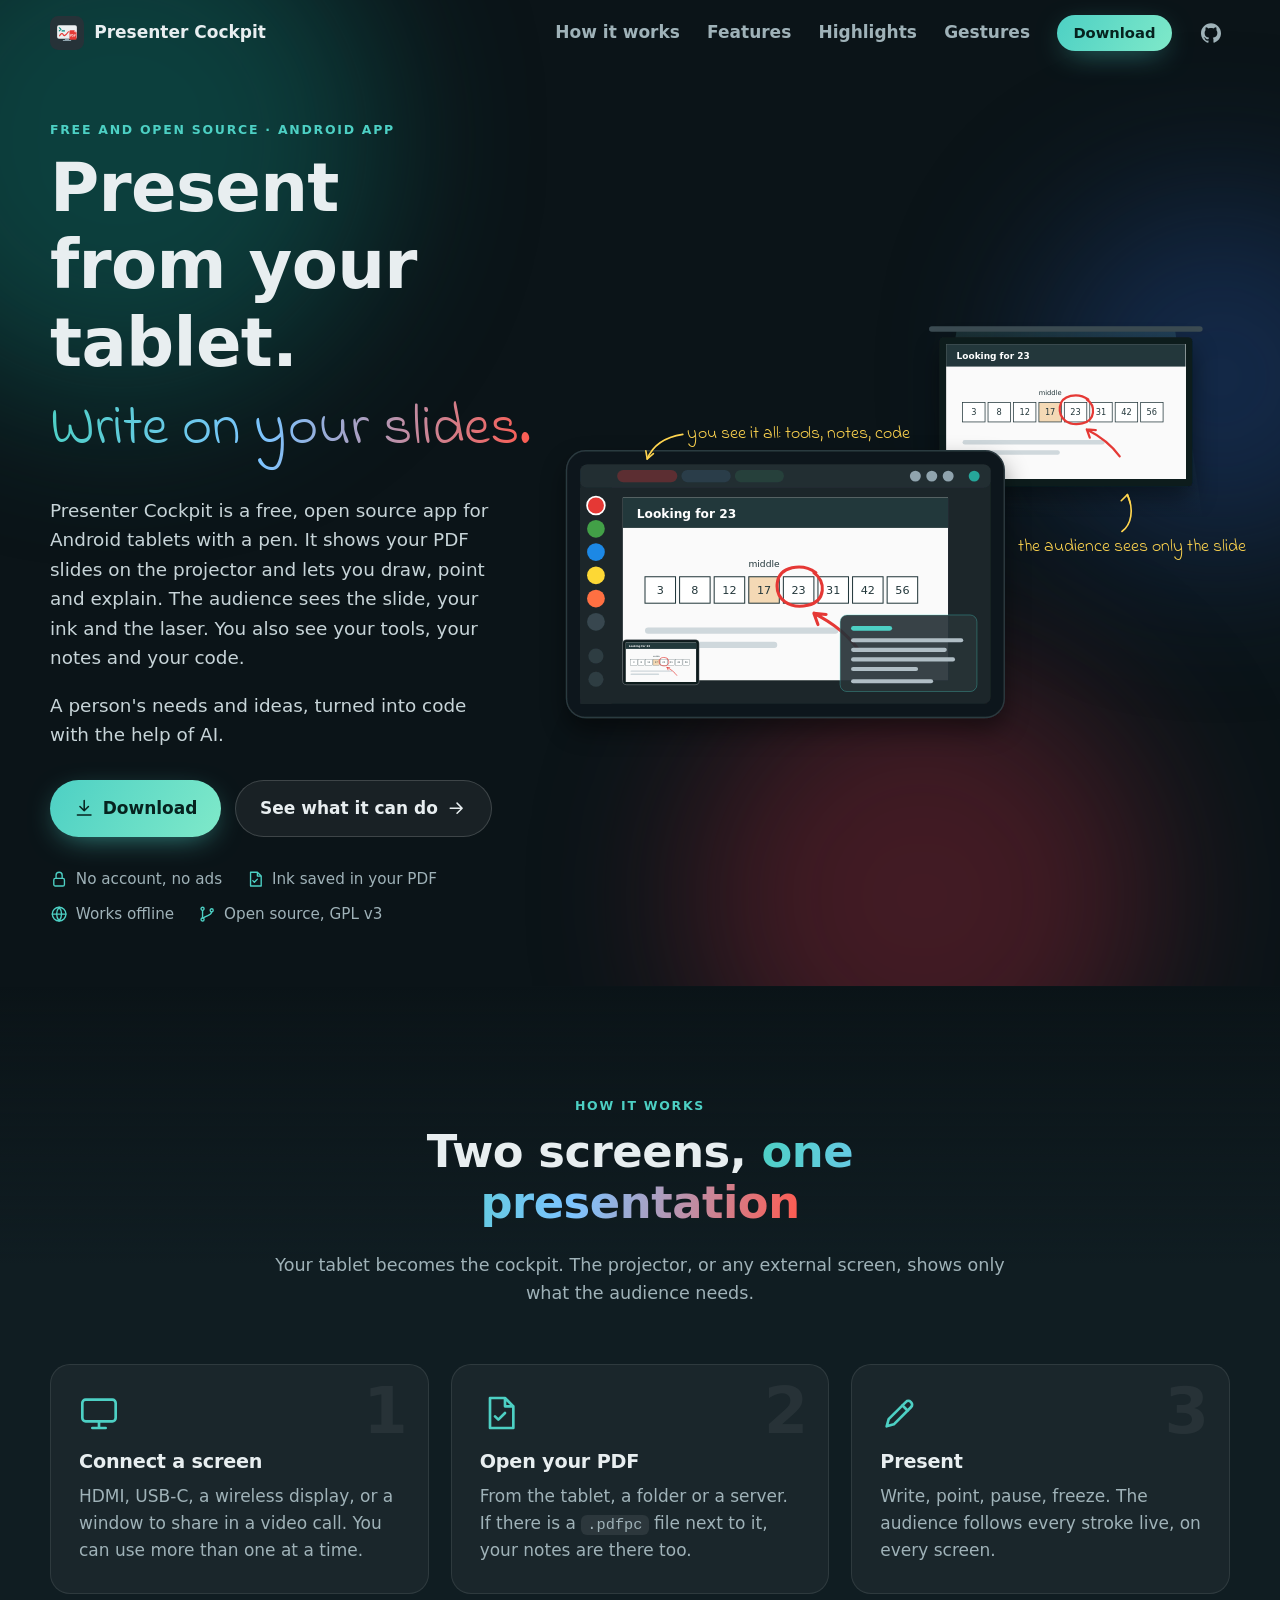
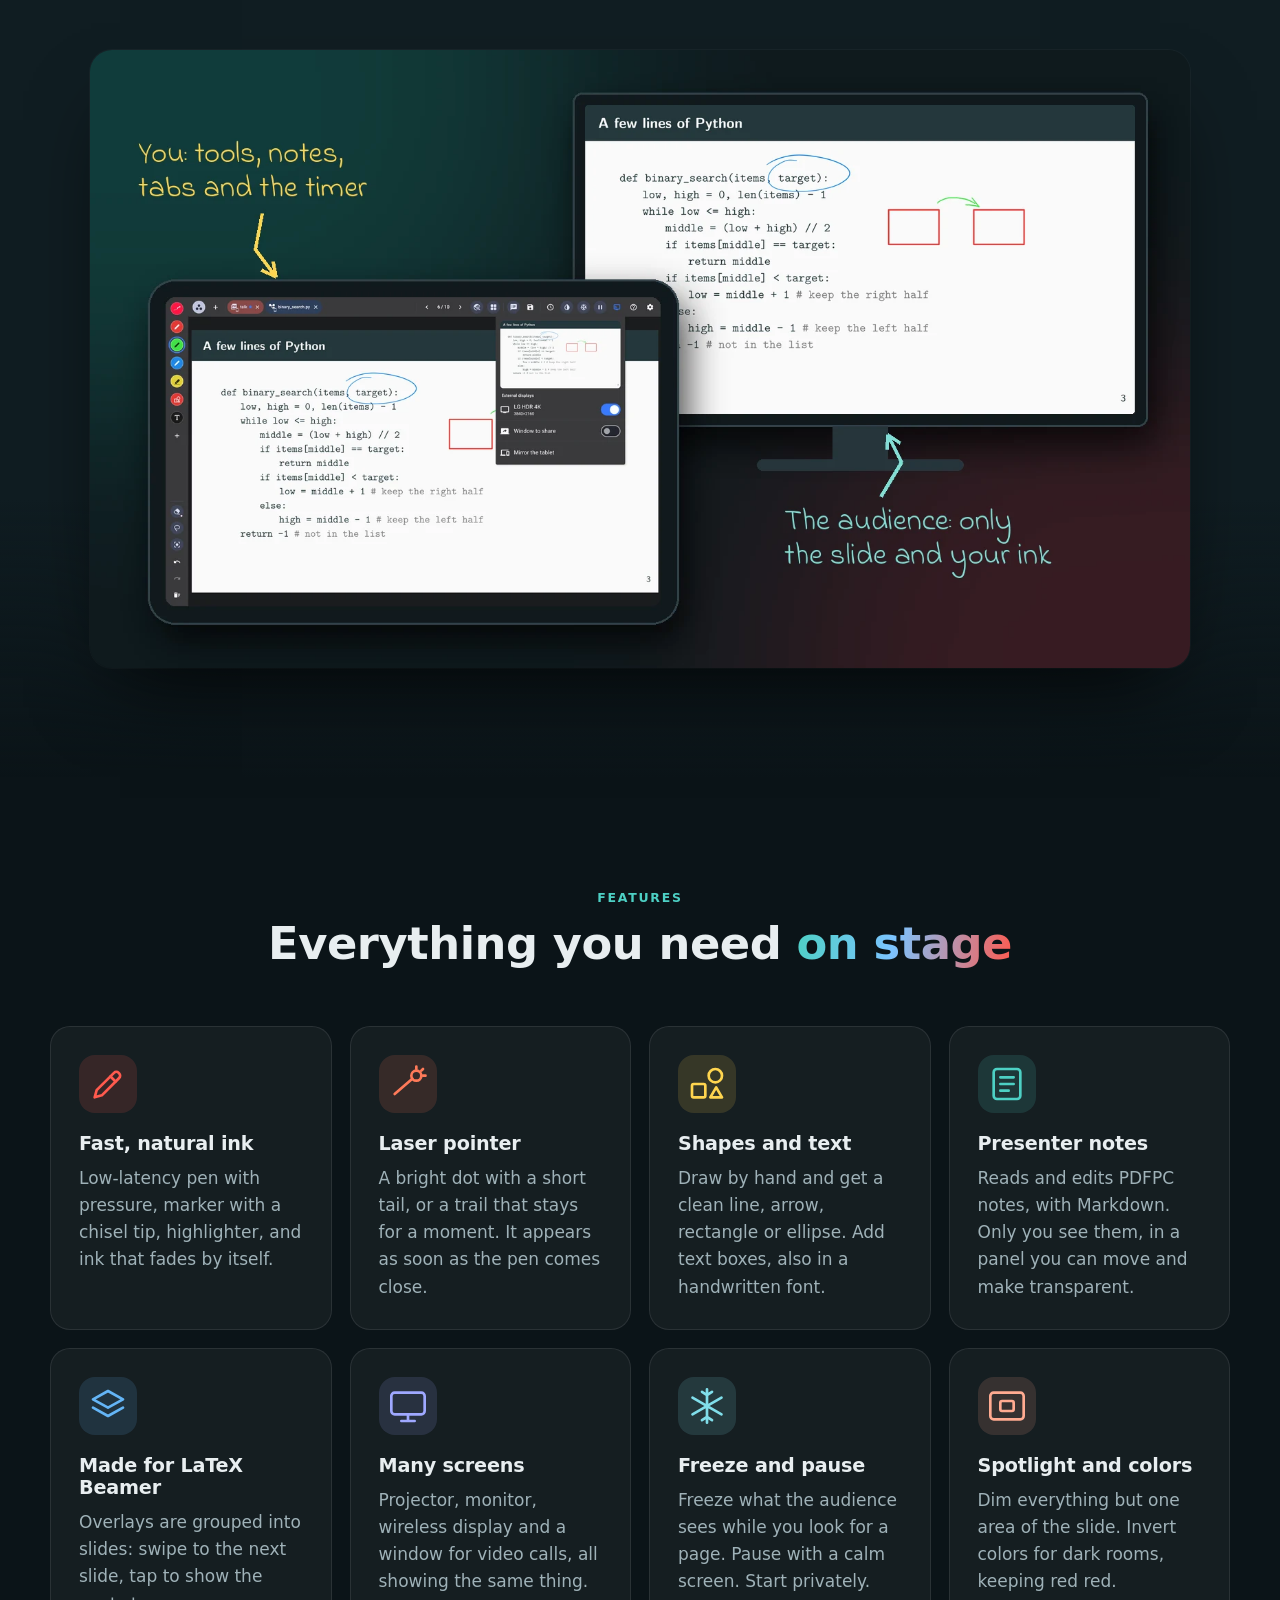
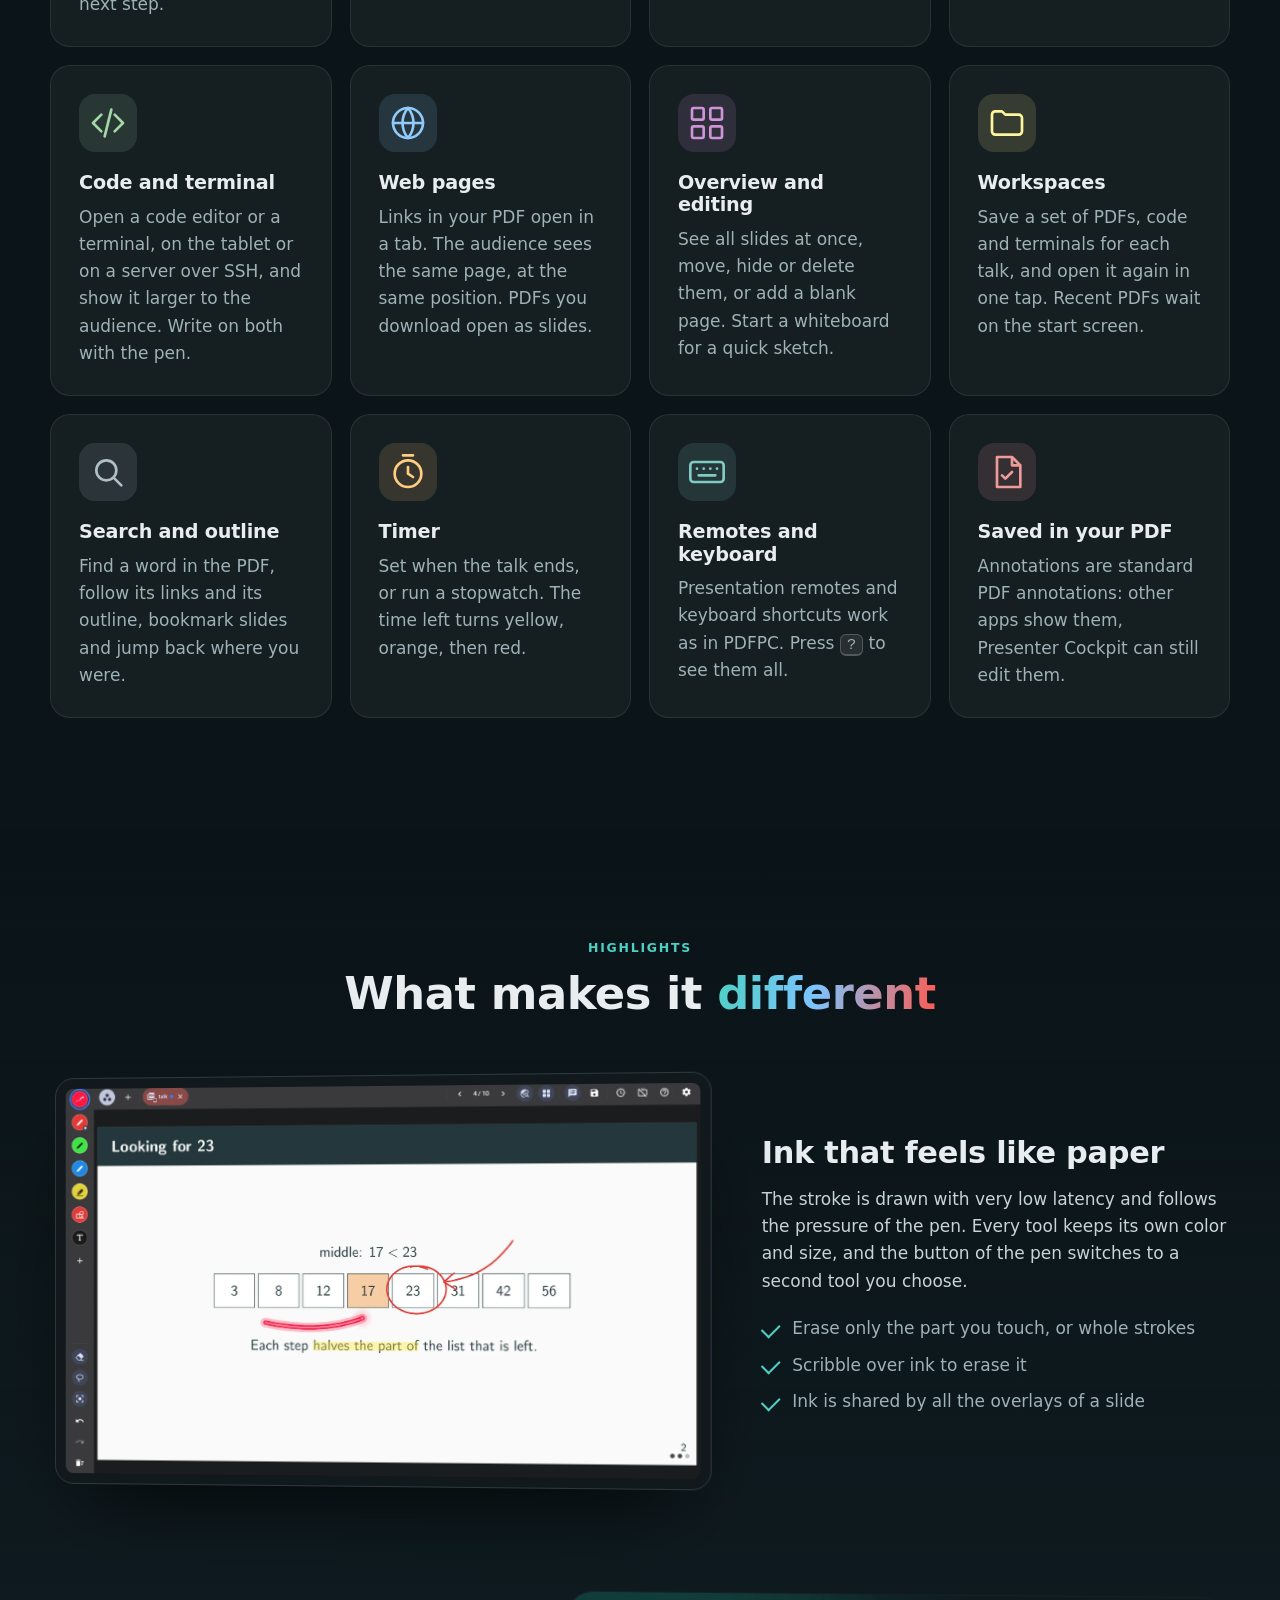
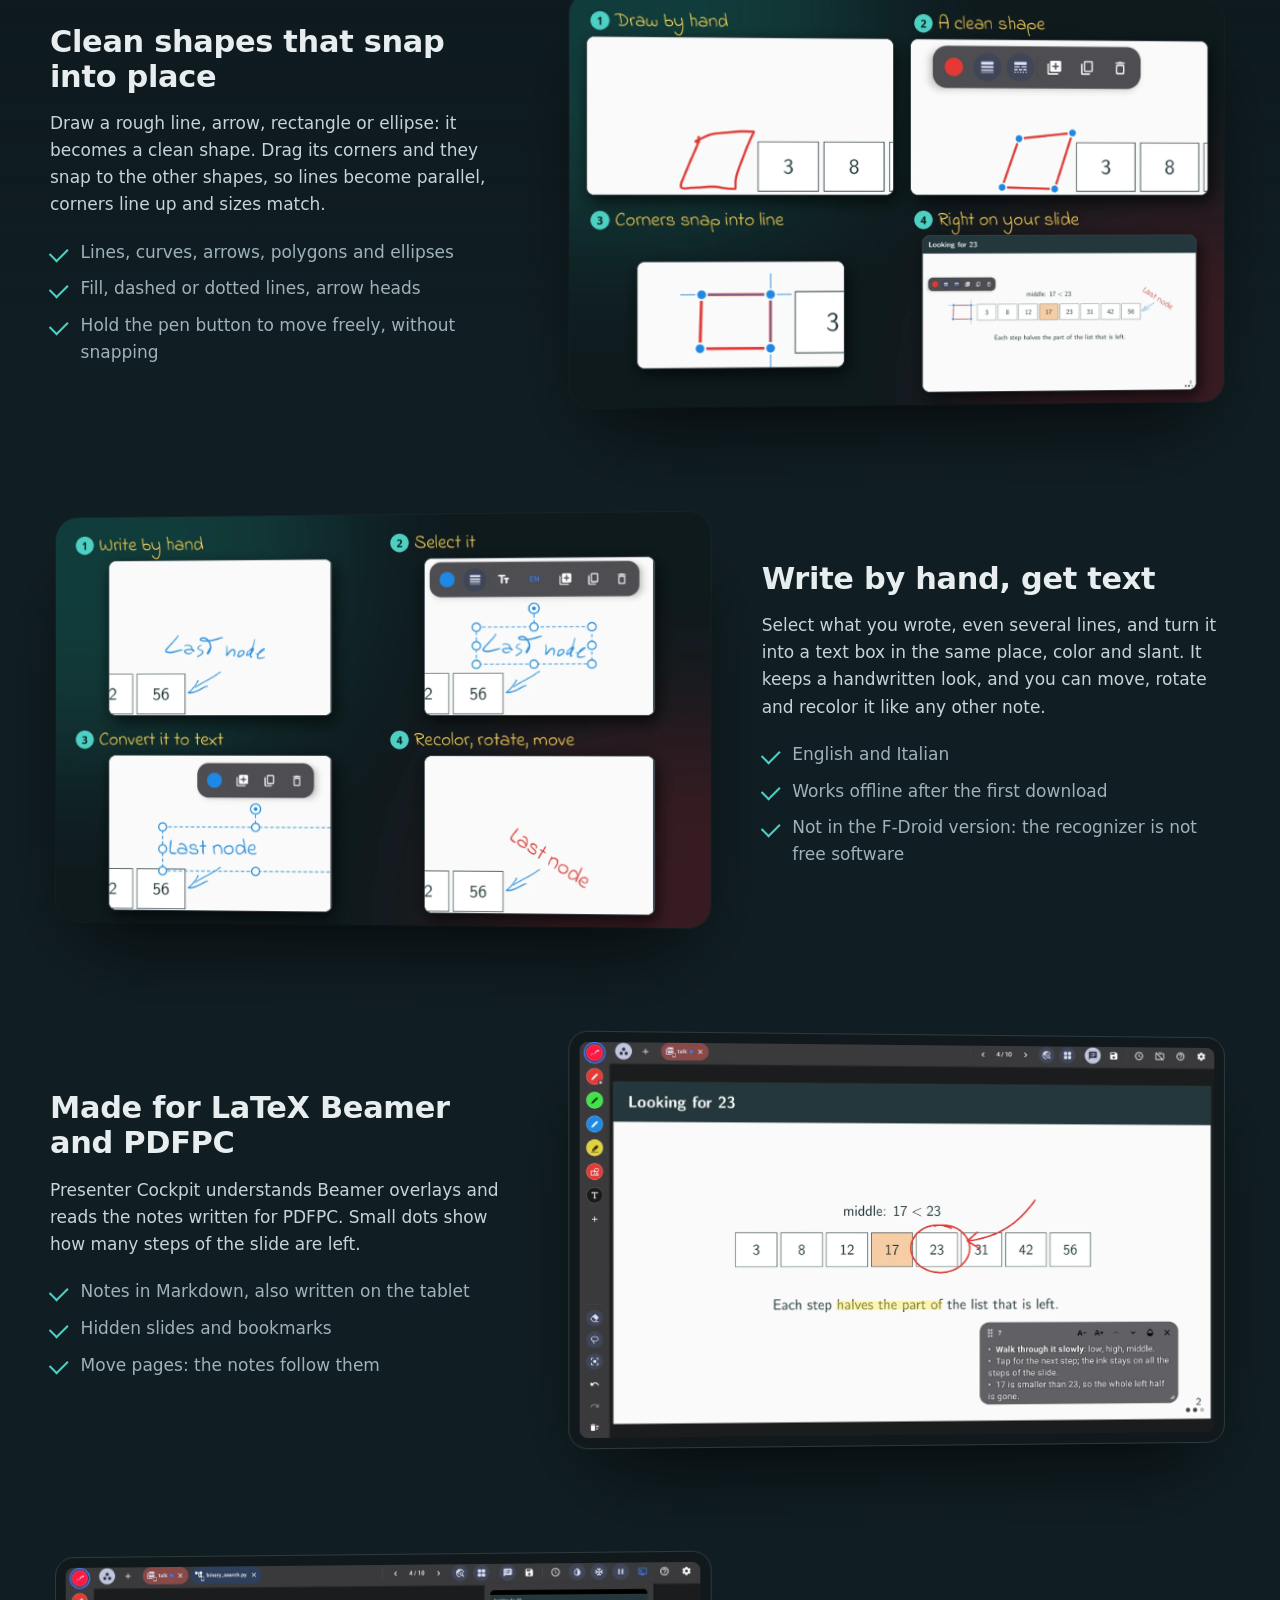
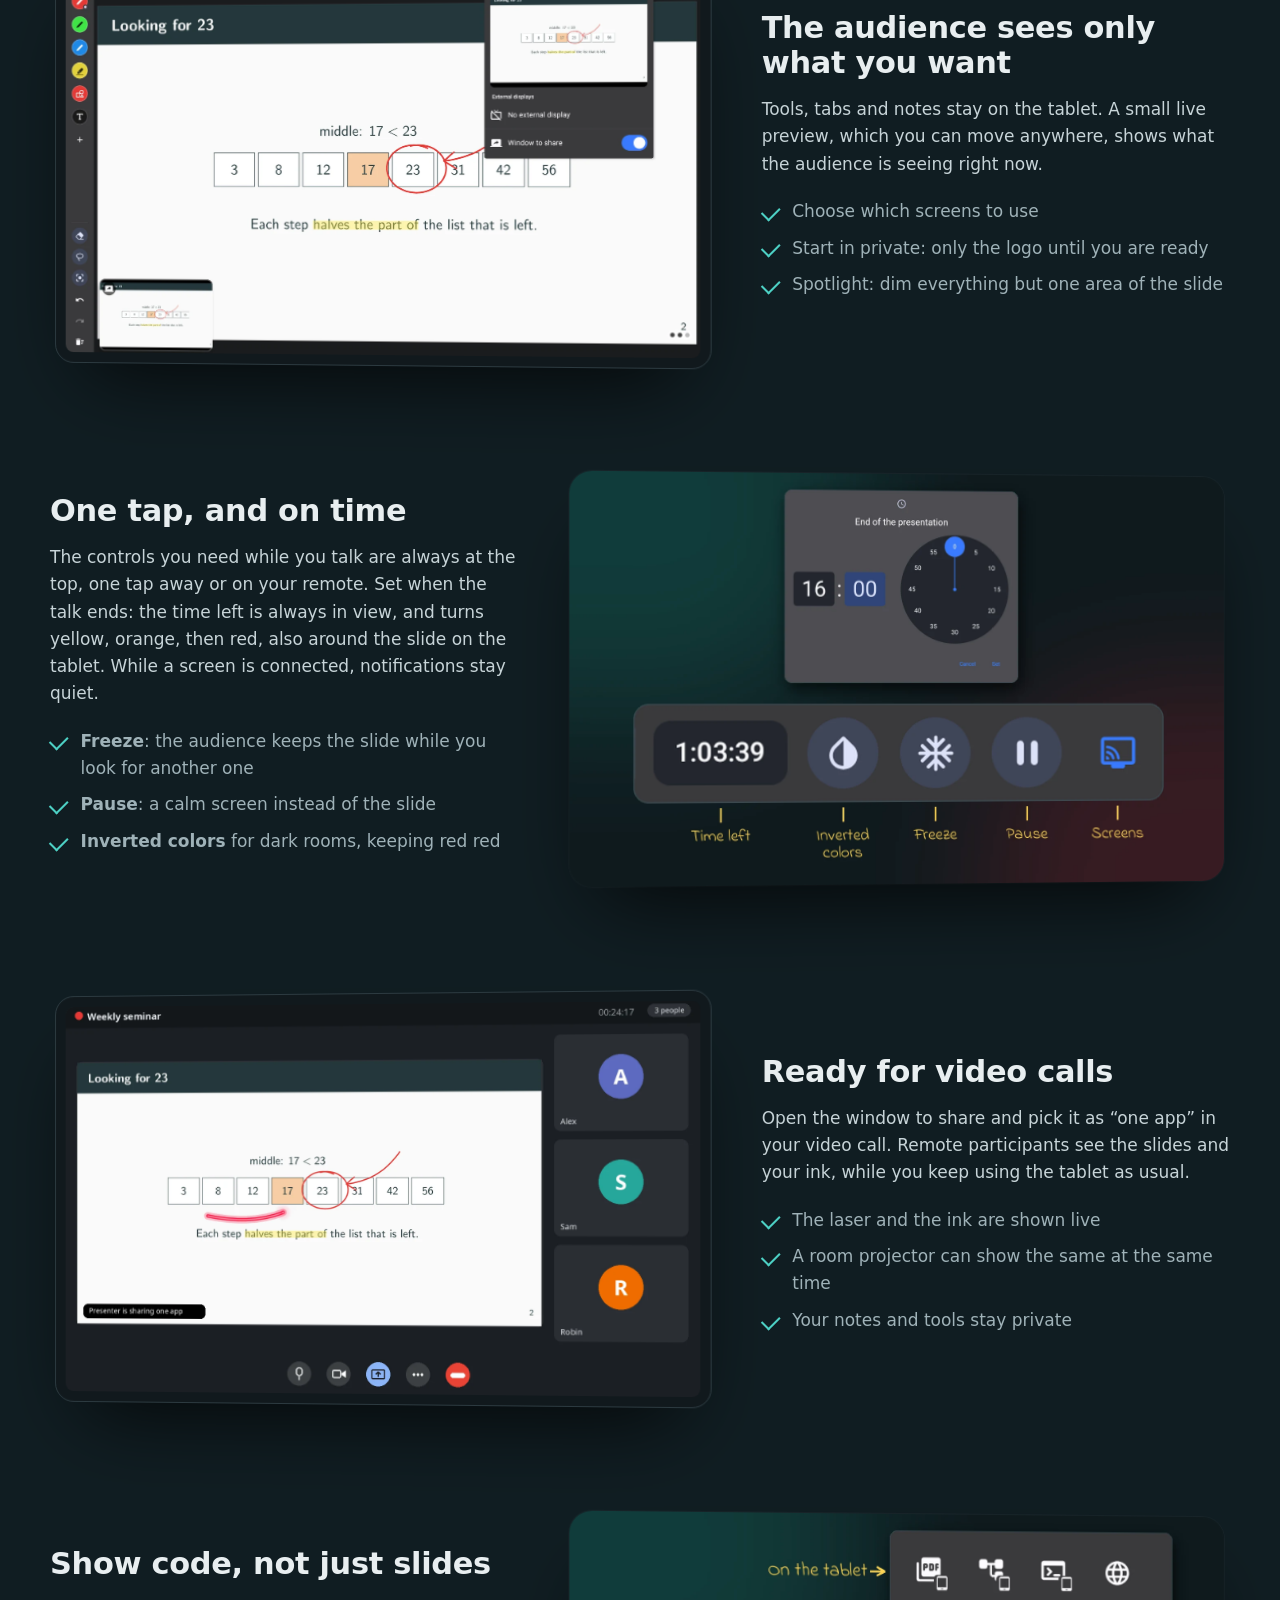
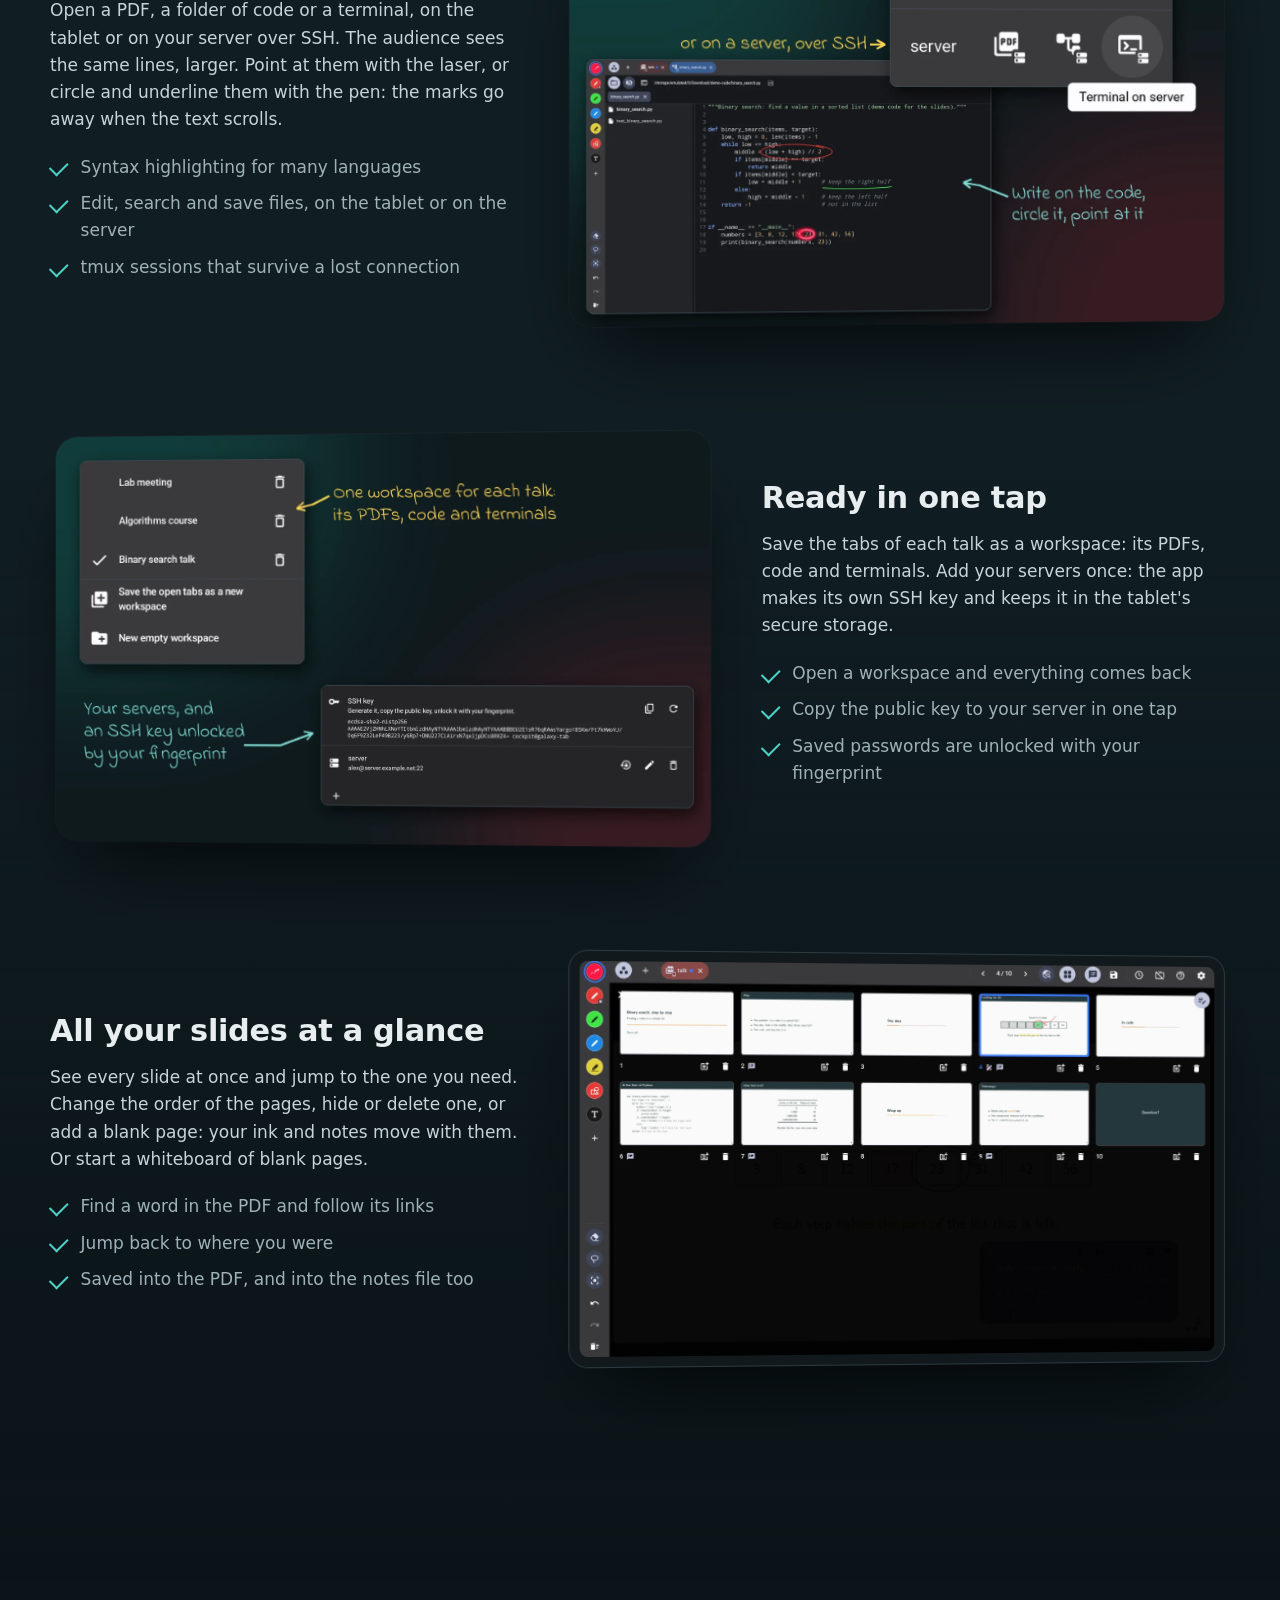
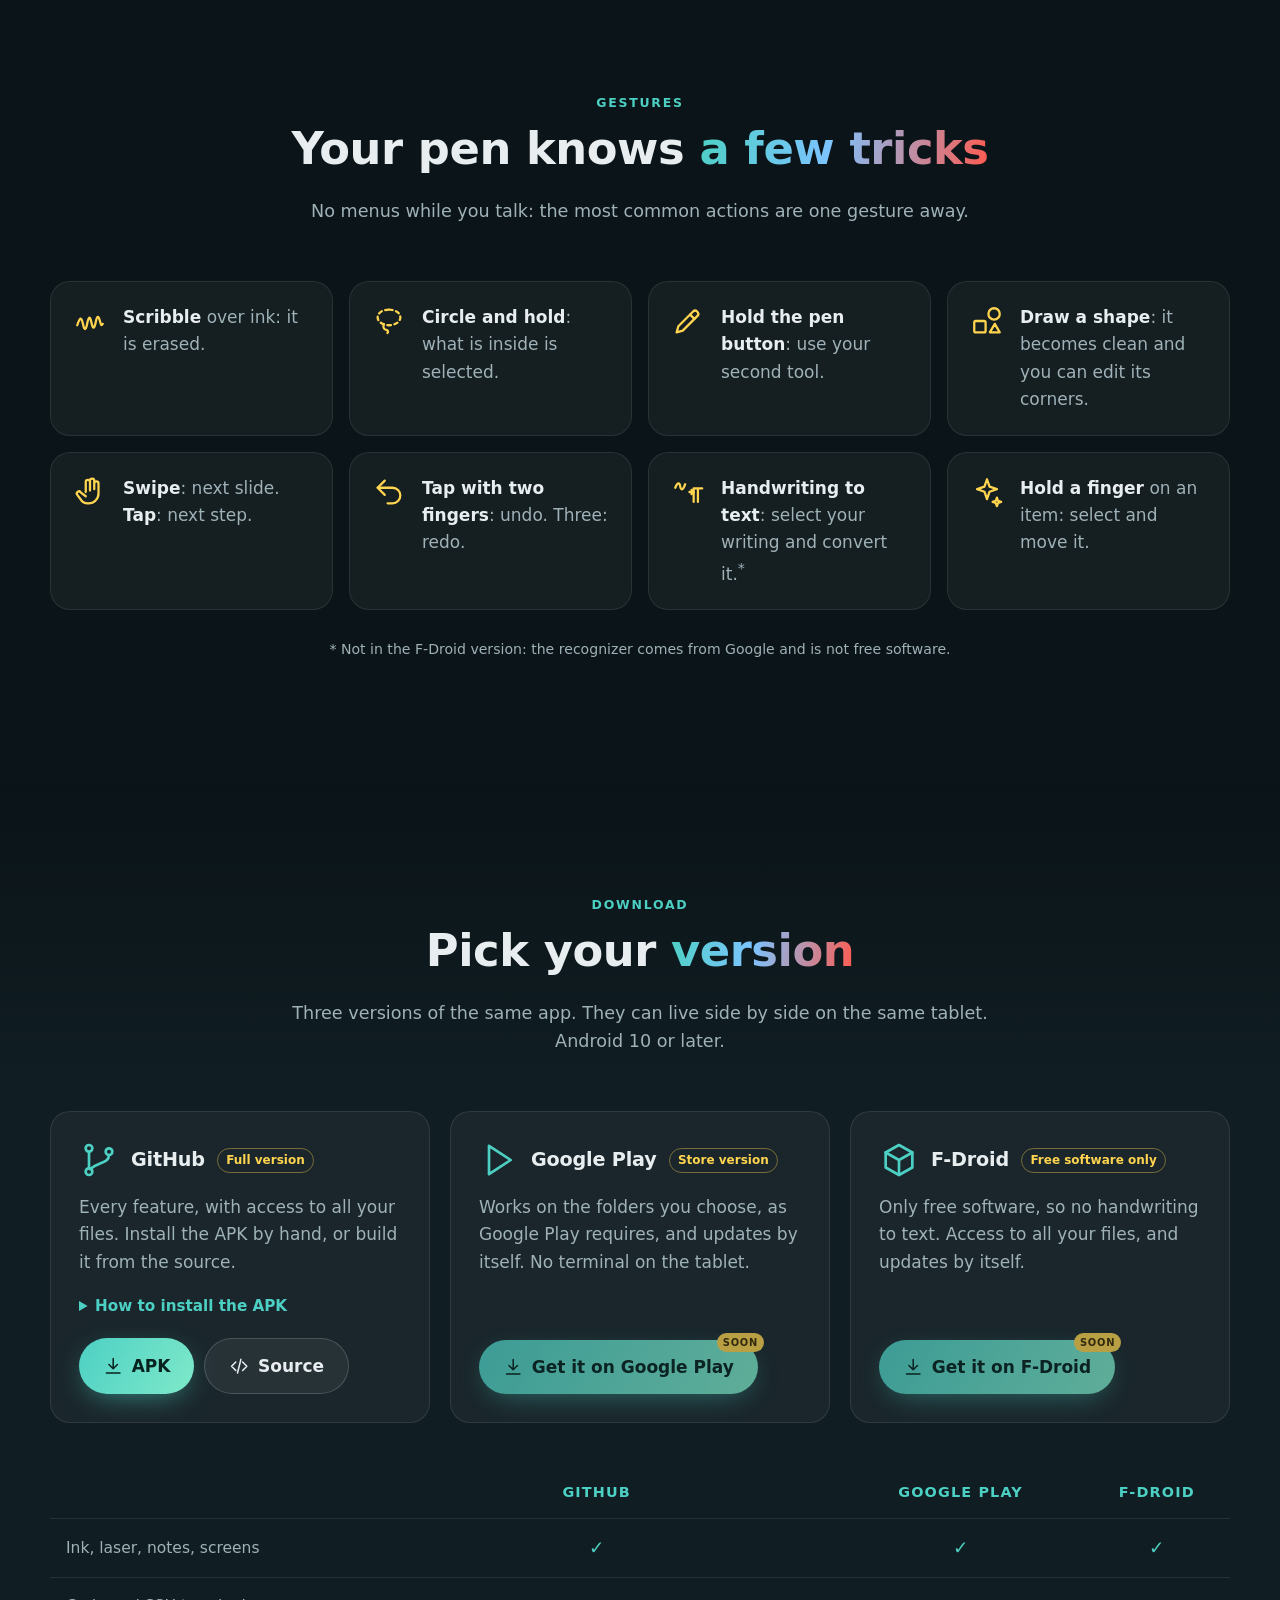
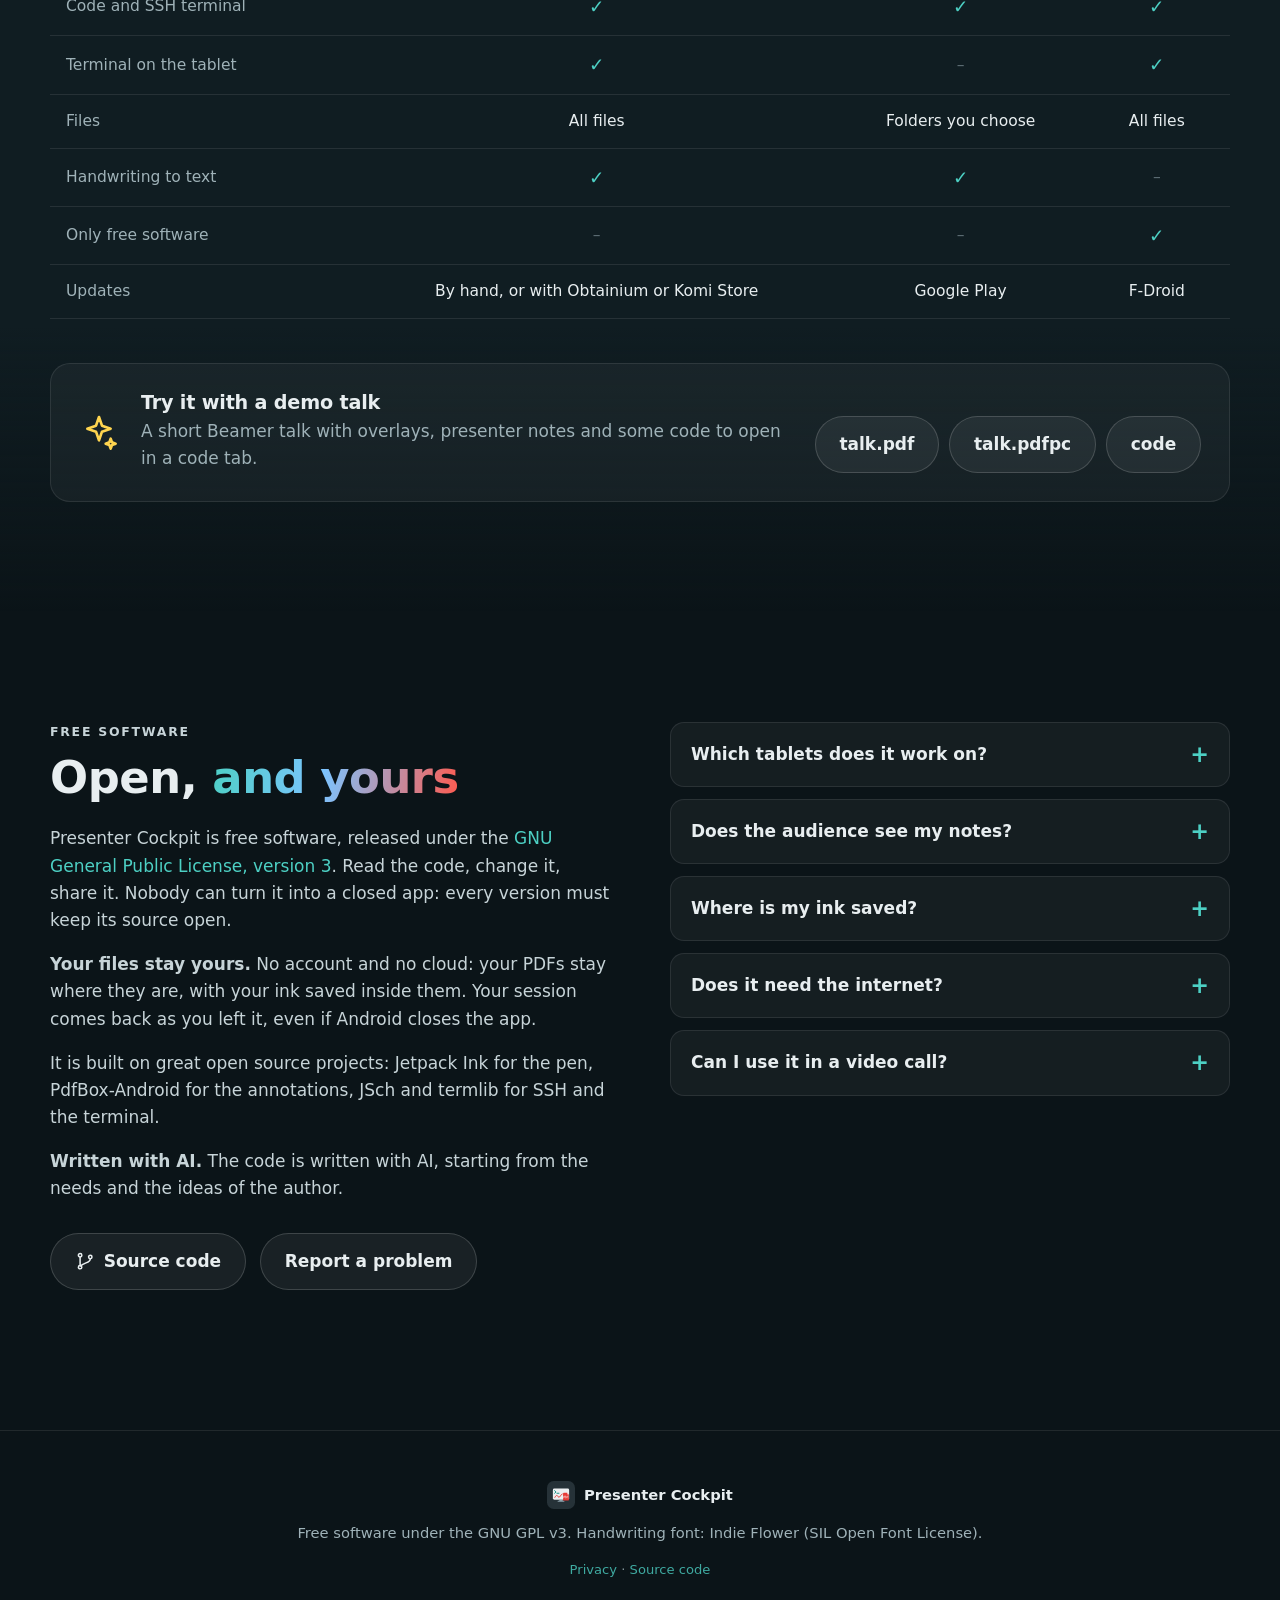
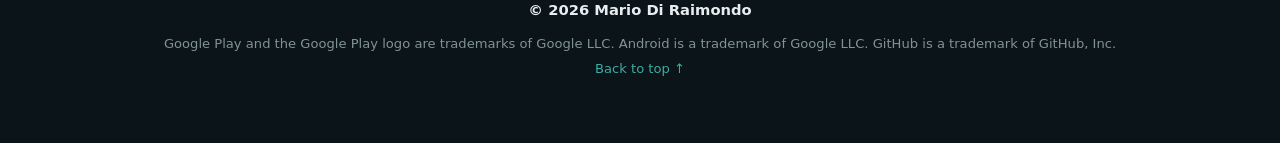
<file: index.html>
<!doctype html>
<html lang="en">
<head>
  <meta charset="utf-8">
  <meta name="viewport" content="width=device-width, initial-scale=1">
  <title>Presenter Cockpit – present PDFs from your tablet, write on them live</title>
  <meta name="description" content="Free and open source Android app for tablets with a pen: show your PDF slides on the projector, write on them, point with a laser, show code and keep your notes to yourself.">
  <meta name="theme-color" content="#0b1418">
  <meta name="google-site-verification" content="fsb_UAU9OsZc1VsVo78-YHeZB2nCLFQ4GBwKlhP8a9Q">
  <meta property="og:title" content="Presenter Cockpit">
  <meta property="og:description" content="Present PDFs from your Android tablet. Write on your slides, point with a laser, show code. Free and open source.">
  <meta property="og:type" content="website">
  <meta property="og:url" content="https://presenter-cockpit.github.io/">
  <meta property="og:image" content="https://presenter-cockpit.github.io/assets/img/og.png">
  <meta property="og:image:width" content="1200">
  <meta property="og:image:height" content="630">
  <meta property="og:image:alt" content="Presenter Cockpit: a tablet with a slide, handwritten ink and a laser pointer">
  <meta name="twitter:card" content="summary_large_image">
  <link rel="icon" href="assets/img/favicon.svg" type="image/svg+xml">
  <link rel="apple-touch-icon" href="assets/img/icon-180.png">
  <link rel="stylesheet" href="assets/css/site.css">
  <script defer src="assets/js/site.js"></script>
</head>
<body id="top">

<svg class="sprite" aria-hidden="true">
  <symbol id="i-pen" viewBox="0 0 24 24"><path d="M4 20l1.2-4.3L15.6 5.3a2 2 0 0 1 2.8 0l.3.3a2 2 0 0 1 0 2.8L8.3 18.8z"/><path d="M13.5 7.5l3 3"/></symbol>
  <symbol id="i-laser" viewBox="0 0 24 24"><circle cx="17" cy="7" r="3"/><path d="M14.6 8.8L4 18M17 1.5V3M22.5 7H21M21 3l-1 1"/></symbol>
  <symbol id="i-shapes" viewBox="0 0 24 24"><rect x="3" y="12" width="8" height="8" rx="1"/><circle cx="17" cy="7" r="4"/><path d="M14 20l3.5-6 3.5 6z"/></symbol>
  <symbol id="i-text" viewBox="0 0 24 24"><path d="M5 6V4h14v2M12 4v16M9 20h6"/></symbol>
  <symbol id="i-notes" viewBox="0 0 24 24"><rect x="4" y="3" width="16" height="18" rx="2"/><path d="M8 8h8M8 12h8M8 16h5"/></symbol>
  <symbol id="i-layers" viewBox="0 0 24 24"><path d="M12 3L3 8l9 5 9-5z"/><path d="M3 13l9 5 9-5"/></symbol>
  <symbol id="i-display" viewBox="0 0 24 24"><rect x="2" y="4" width="20" height="13" rx="2"/><path d="M8 21h8M12 17v4"/></symbol>
  <symbol id="i-snow" viewBox="0 0 24 24"><path d="M12 2v20M3.3 7l17.4 10M3.3 17L20.7 7M9 3.5l3 2 3-2M9 20.5l3-2 3 2"/></symbol>
  <symbol id="i-pause" viewBox="0 0 24 24"><circle cx="12" cy="12" r="9"/><path d="M10 9v6M14 9v6"/></symbol>
  <symbol id="i-spot" viewBox="0 0 24 24"><rect x="2" y="4" width="20" height="16" rx="2"/><rect x="8" y="9" width="8" height="6" rx="1"/></symbol>
  <symbol id="i-invert" viewBox="0 0 24 24"><circle cx="12" cy="12" r="9"/><path d="M12 3a9 9 0 0 1 0 18z" fill="currentColor"/></symbol>
  <symbol id="i-code" viewBox="0 0 24 24"><path d="M8 7l-5 5 5 5M16 7l5 5-5 5M14 4l-4 16"/></symbol>
  <symbol id="i-terminal" viewBox="0 0 24 24"><rect x="3" y="4" width="18" height="16" rx="2"/><path d="M7 9l3 3-3 3M12 15h5"/></symbol>
  <symbol id="i-globe" viewBox="0 0 24 24"><circle cx="12" cy="12" r="9"/><path d="M3 12h18M12 3a14 14 0 0 1 0 18M12 3a14 14 0 0 0 0 18"/></symbol>
  <symbol id="i-folder" viewBox="0 0 24 24"><path d="M3 7a2 2 0 0 1 2-2h4l2 2h8a2 2 0 0 1 2 2v8a2 2 0 0 1-2 2H5a2 2 0 0 1-2-2z"/></symbol>
  <symbol id="i-file" viewBox="0 0 24 24"><path d="M6 3h9l5 5v13H6zM15 3v5h5"/><path d="M9 14l2 2 4-4"/></symbol>
  <symbol id="i-grid" viewBox="0 0 24 24"><rect x="3" y="3" width="7" height="7" rx="1"/><rect x="14" y="3" width="7" height="7" rx="1"/><rect x="3" y="14" width="7" height="7" rx="1"/><rect x="14" y="14" width="7" height="7" rx="1"/></symbol>
  <symbol id="i-timer" viewBox="0 0 24 24"><circle cx="12" cy="13" r="8"/><path d="M12 9v4l3 2M9 2h6"/></symbol>
  <symbol id="i-keys" viewBox="0 0 24 24"><rect x="2" y="6" width="20" height="12" rx="2"/><path d="M6 10h.01M10 10h.01M14 10h.01M18 10h.01M7 14h10"/></symbol>
  <symbol id="i-search" viewBox="0 0 24 24"><circle cx="11" cy="11" r="6"/><path d="M20 20l-4.5-4.5"/></symbol>
  <symbol id="i-hand" viewBox="0 0 24 24"><path d="M9 12V5a1.5 1.5 0 0 1 3 0v6M12 10V4a1.5 1.5 0 0 1 3 0v6M15 10V6a1.5 1.5 0 0 1 3 0v7a7 7 0 0 1-7 7h-.5a6 6 0 0 1-5-2.7L3 14a1.5 1.5 0 0 1 2.4-1.8L9 15"/></symbol>
  <symbol id="i-scribble" viewBox="0 0 24 24"><path d="M3 15c2-6 3-6 4-1s2 5 3 0 2-6 3-1 2 5 3 0 2-5 3-1 1 3 2 2"/></symbol>
  <symbol id="i-lasso" viewBox="0 0 24 24"><path d="M12 4c5 0 8 2.5 8 5.5S16.4 15 12 15s-8-2.5-8-5.5S7 4 12 4z" stroke-dasharray="2.5 2.5"/><path d="M8.5 14.3c-1 1.8-.3 3.7 1.6 4 1.3.2 1.6 1.2.8 2.2"/></symbol>
  <symbol id="i-undo" viewBox="0 0 24 24"><path d="M9 14L4 9l5-5"/><path d="M4 9h10.5a5.5 5.5 0 0 1 0 11H11"/></symbol>
  <symbol id="i-lock" viewBox="0 0 24 24"><rect x="5" y="11" width="14" height="10" rx="2"/><path d="M8 11V7a4 4 0 0 1 8 0v4"/></symbol>
  <symbol id="i-branch" viewBox="0 0 24 24"><circle cx="6" cy="5" r="2"/><circle cx="6" cy="19" r="2"/><circle cx="18" cy="7" r="2"/><path d="M6 7v10M18 9c0 5-6 4-11.5 8.5"/></symbol>
  <symbol id="i-download" viewBox="0 0 24 24"><path d="M12 3v12M7 10l5 5 5-5M4 20h16"/></symbol>
  <symbol id="i-play" viewBox="0 0 24 24"><path d="M6 3.5l13 8.5-13 8.5z"/></symbol>
  <symbol id="i-box" viewBox="0 0 24 24"><path d="M12 3l8 4.5v9L12 21l-8-4.5v-9z"/><path d="M12 12l8-4.5M12 12v9M12 12L4 7.5"/></symbol>
  <symbol id="i-video" viewBox="0 0 24 24"><rect x="2" y="6" width="14" height="12" rx="2"/><path d="M16 10.5l6-3.5v10l-6-3.5"/></symbol>
  <symbol id="i-convert" viewBox="0 0 24 24"><path d="M3 9c1.5-4 3-4 3.5-1s2 3 3.5-1.5"/><path d="M13 12h3M14.5 10.5L16 12l-1.5 1.5"/><path d="M15 17V7.5M15 7.5h6M18 7.5V17" transform="translate(1 2)"/></symbol>
  <symbol id="i-check" viewBox="0 0 24 24"><path d="M5 12.5l4.5 4.5L19 7.5"/></symbol>
  <symbol id="i-cross" viewBox="0 0 24 24"><path d="M7 7l10 10M17 7L7 17"/></symbol>
  <symbol id="i-menu" viewBox="0 0 24 24"><path d="M4 7h16M4 12h16M4 17h16"/></symbol>
  <symbol id="i-arrow" viewBox="0 0 24 24"><path d="M5 12h14M13 6l6 6-6 6"/></symbol>
  <symbol id="b-github" viewBox="0 0 24 24"><path d="M12 .297c-6.63 0-12 5.373-12 12 0 5.303 3.438 9.8 8.205 11.385.6.113.82-.258.82-.577 0-.285-.01-1.04-.015-2.04-3.338.724-4.042-1.61-4.042-1.61C4.422 18.07 3.633 17.7 3.633 17.7c-1.087-.744.084-.729.084-.729 1.205.084 1.838 1.236 1.838 1.236 1.07 1.835 2.809 1.305 3.495.998.108-.776.417-1.305.76-1.605-2.665-.3-5.466-1.332-5.466-5.93 0-1.31.465-2.38 1.235-3.22-.135-.303-.54-1.523.105-3.176 0 0 1.005-.322 3.3 1.23.96-.267 1.98-.399 3-.405 1.02.006 2.04.138 3 .405 2.28-1.552 3.285-1.23 3.285-1.23.645 1.653.24 2.873.12 3.176.765.84 1.23 1.91 1.23 3.22 0 4.61-2.805 5.625-5.475 5.92.42.36.81 1.096.81 2.22 0 1.606-.015 2.896-.015 3.286 0 .315.21.69.825.57C20.565 22.092 24 17.592 24 12.297c0-6.627-5.373-12-12-12"/></symbol>
  <symbol id="b-play" viewBox="0 0 24 24"><path d="M22.018 13.298l-3.919 2.218-3.515-3.493 3.543-3.521 3.891 2.202a1.49 1.49 0 0 1 0 2.594zM1.337.924a1.486 1.486 0 0 0-.112.568v21.017c0 .217.045.419.124.6l11.155-11.087L1.337.924zm12.207 10.065l3.258-3.238L3.45.195a1.466 1.466 0 0 0-.946-.179l11.04 10.973zm0 2.067l-11 10.933c.298.036.612-.016.906-.183l13.324-7.54-3.23-3.21z"/></symbol>
  <symbol id="b-fdroid" viewBox="0 0 24 24"><path d="M20.472,10.081H3.528c-0.877,0-1.589,0.711-1.589,1.589v10.59c0,0.877,0.711,1.589,1.589,1.589h16.944 c0.877,0,1.589-0.711,1.589-1.589V11.67C22.061,10.792,21.349,10.081,20.472,10.081z M12,22.525c-3.066,0-5.56-2.494-5.56-5.56 s2.494-5.56,5.56-5.56c3.066,0,5.56,2.494,5.56,5.56S15.066,22.525,12,22.525z M12,12.411c-2.511,0-4.554,2.043-4.554,4.554 S9.489,21.519,12,21.519s4.554-2.043,4.554-4.554S14.511,12.411,12,12.411z M12,20.274c-1.563,0-2.881-1.103-3.221-2.568h1.67 c0.275,0.581,0.859,0.979,1.551,0.979c0.96,0,1.721-0.761,1.721-1.721c0-0.96-0.761-1.721-1.721-1.721 c-0.649,0-1.2,0.352-1.493,0.874H8.805c0.378-1.412,1.669-2.462,3.195-2.462c1.818,0,3.309,1.491,3.309,3.309 C15.309,18.783,13.818,20.274,12,20.274z M23.849,0.396c-0.001,0.001-0.002,0.002-0.002,0.003 c-0.002-0.002-0.004-0.003-0.006-0.005c0.001-0.001,0.002-0.003,0.004-0.004c-0.116-0.137-0.279-0.231-0.519-0.238 c-0.202,0.005-0.391,0.097-0.512,0.259l-1.818,2.353c-0.164-0.058-0.339-0.095-0.523-0.095H3.528c-0.184,0-0.358,0.038-0.523,0.095 L1.187,0.41c-0.121-0.162-0.31-0.253-0.512-0.259c-0.24,0.006-0.403,0.1-0.519,0.238c0.001,0.001,0.002,0.003,0.004,0.004 C0.157,0.395,0.155,0.397,0.153,0.399C0.153,0.398,0.152,0.397,0.151,0.396C0.085,0.474-0.146,0.822,0.139,1.22l1.909,2.471 C1.981,3.867,1.94,4.057,1.94,4.257v3.707c0,0.877,0.711,1.589,1.589,1.589h16.944c0.877,0,1.589-0.711,1.589-1.589V4.257 c0-0.2-0.041-0.39-0.109-0.566l1.909-2.471C24.146,0.822,23.915,0.474,23.849,0.396z M6.904,8.228c-0.987,0-1.787-0.8-1.787-1.787 s0.8-1.787,1.787-1.787s1.787,0.8,1.787,1.787S7.891,8.228,6.904,8.228z M17.229,8.228c-0.987,0-1.787-0.8-1.787-1.787 s0.8-1.787,1.787-1.787c0.987,0,1.787,0.8,1.787,1.787S18.216,8.228,17.229,8.228z"/></symbol>
  <symbol id="i-sparkle" viewBox="0 0 24 24"><path d="M12 3l1.8 5.2L19 10l-5.2 1.8L12 17l-1.8-5.2L5 10l5.2-1.8z"/><path d="M19 16l.8 2.2L22 19l-2.2.8L19 22l-.8-2.2L16 19l2.2-.8z"/></symbol>
</svg>

<header class="nav">
  <a class="brand" href="#top"><img src="assets/img/logo.svg" alt="" width="34" height="34"><span>Presenter Cockpit</span></a>
  <div class="stores nav-stores">
    <a data-link="source" href="#" aria-label="Source code and APK on GitHub" title="GitHub"><svg class="brand-ic"><use href="#b-github"/></svg></a>
    <a data-link="play" href="#" aria-label="Get it on Google Play" title="Google Play"><svg class="brand-ic"><use href="#b-play"/></svg></a>
    <a data-link="fdroid" href="#" aria-label="Get it on F-Droid" title="F-Droid"><svg class="brand-ic"><use href="#b-fdroid"/></svg></a>
  </div>
  <button class="nav-toggle" aria-label="Menu" aria-expanded="false"><svg class="ic"><use href="#i-menu"/></svg></button>
  <nav class="nav-links">
    <a href="#how">How it works</a>
    <a href="#features">Features</a>
    <a href="#highlights">Highlights</a>
    <a href="#gestures">Gestures</a>
    <a href="#download" class="btn btn-small">Download</a>
  </nav>
</header>

<main>

<!-- hero -->
<section class="hero">
  <div class="blob b1"></div><div class="blob b2"></div><div class="blob b3"></div>
  <div class="hero-text reveal">
    <p class="eyebrow">Free and open source · Android app</p>
    <h1>Present from your tablet.<br><span class="hand grad">Write on your slides.</span></h1>
    <p class="lead">Presenter Cockpit is a free, open source app for Android tablets with a pen. It shows your PDF slides on the
      projector and lets you draw, point and explain. The audience sees the slide, your ink and the laser. You also see your tools, your notes
      and your code.</p>
    <p class="lead">A person's needs and ideas, turned into code with the help of AI.</p>
    <div class="cta">
      <a class="btn" href="#download"><svg class="ic"><use href="#i-download"/></svg>Download</a>
      <a class="btn btn-ghost" href="#features">See what it can do <svg class="ic"><use href="#i-arrow"/></svg></a>
    </div>
    <ul class="facts">
      <li><svg class="ic"><use href="#i-lock"/></svg>No account, no ads</li>
      <li><svg class="ic"><use href="#i-file"/></svg>Ink saved in your PDF</li>
      <li><svg class="ic"><use href="#i-globe"/></svg>Works offline</li>
      <li><svg class="ic"><use href="#i-branch"/></svg>Open source, GPL v3</li>
    </ul>
  </div>

  <div class="hero-art reveal" aria-hidden="true">
    <svg viewBox="0 0 1000 600" class="stage">
      <defs>
        <radialGradient id="glow"><stop offset="0" stop-color="#ff5a4e" stop-opacity=".9"/><stop offset="1" stop-color="#ff5a4e" stop-opacity="0"/></radialGradient>
        <linearGradient id="beam" x1="0" x2="0" y1="0" y2="1"><stop offset="0" stop-color="#7fe0d6" stop-opacity=".22"/><stop offset="1" stop-color="#7fe0d6" stop-opacity="0"/></linearGradient>
        <filter id="shadow" x="-10%" y="-10%" width="120%" height="130%"><feDropShadow dx="0" dy="18" stdDeviation="18" flood-color="#000" flood-opacity=".45"/></filter>
        <symbol id="slide" viewBox="0 0 320 180">
          <rect width="320" height="180" fill="#fafafa"/>
          <rect width="320" height="30" fill="#23373b"/>
          <text x="14" y="20" fill="#fff" font-size="12" font-family="system-ui, sans-serif" font-weight="600">Looking for 23</text>
          <g font-family="system-ui, sans-serif" font-size="11" text-anchor="middle" fill="#23373b">
            <g stroke="#23373b" fill="#fff">
              <rect x="22" y="78" width="30" height="26"/><rect x="56" y="78" width="30" height="26"/><rect x="90" y="78" width="30" height="26"/>
              <rect x="124" y="78" width="30" height="26" fill="#f4d9b5"/><rect x="158" y="78" width="30" height="26"/><rect x="192" y="78" width="30" height="26"/>
              <rect x="226" y="78" width="30" height="26"/><rect x="260" y="78" width="30" height="26"/>
            </g>
            <text x="37" y="95">3</text><text x="71" y="95">8</text><text x="105" y="95">12</text><text x="139" y="95">17</text>
            <text x="173" y="95">23</text><text x="207" y="95">31</text><text x="241" y="95">42</text><text x="275" y="95">56</text>
            <text x="139" y="68" font-size="9">middle</text>
          </g>
          <rect x="22" y="128" width="190" height="6" rx="3" fill="#cfd8dc"/>
          <rect x="22" y="142" width="130" height="6" rx="3" fill="#cfd8dc"/>
          <g fill="none" stroke="#e53935" stroke-width="3" stroke-linecap="round" stroke-linejoin="round">
            <path pathLength="1" stroke-dasharray="1" stroke-dashoffset="1" d="M190 74c-14-10-36-6-38 10s12 26 30 22 18-24 6-32">
              <animate attributeName="stroke-dashoffset" values="1;1;0;0;1" keyTimes="0;.08;.3;.9;1" dur="7s" repeatCount="indefinite"/>
            </path>
            <path pathLength="1" stroke-dasharray="1" stroke-dashoffset="1" d="M232 150c-10-14-24-26-44-36m0 0l12 1m-12-1l4 11">
              <animate attributeName="stroke-dashoffset" values="1;1;0;0;1" keyTimes="0;.33;.48;.9;1" dur="7s" repeatCount="indefinite"/>
            </path>
          </g>
          <g>
            <circle r="9" fill="url(#glow)"/><circle r="3.2" fill="#fff4f2" stroke="#ff3d2e" stroke-width="1.6"/>
            <animateMotion dur="7s" repeatCount="indefinite" keyPoints="0;0;1;1" keyTimes="0;.55;.85;1" calcMode="linear"
              path="M40 118 C 90 124, 120 112, 139 112 S 200 126, 260 116"/>
            <animate attributeName="opacity" values="0;0;1;1;0" keyTimes="0;.53;.56;.86;1" dur="7s" repeatCount="indefinite"/>
          </g>
        </symbol>
      </defs>

      <g class="float-slow">
        <rect x="560" y="18" width="400" height="8" rx="4" fill="#3b4b52"/>
        <path d="M600 26 L560 300 L960 300 L920 26 Z" fill="url(#beam)" opacity=".6"/>
        <rect x="575" y="34" width="370" height="218" rx="6" fill="#0f1a1e" filter="url(#shadow)"/>
        <use href="#slide" x="585" y="44" width="350" height="197"/>
      </g>

      <g class="float" filter="url(#shadow)">
        <rect x="30" y="200" width="640" height="390" rx="28" fill="#11191d" stroke="#2c3a40" stroke-width="2"/>
        <rect x="50" y="220" width="600" height="350" rx="10" fill="#1b2529"/>
        <rect x="50" y="220" width="600" height="34" rx="10" fill="#222e33"/>
        <rect x="104" y="228" width="88" height="18" rx="9" fill="#5b2e30"/><rect x="198" y="228" width="72" height="18" rx="9" fill="#2a3d4a"/><rect x="276" y="228" width="72" height="18" rx="9" fill="#263f3a"/>
        <g fill="#90a4ae"><circle cx="540" cy="237" r="8"/><circle cx="564" cy="237" r="8"/><circle cx="588" cy="237" r="8"/><circle cx="626" cy="237" r="8" fill="#26a69a"/></g>
        <rect x="50" y="254" width="46" height="316" fill="#1e282c"/>
        <g><circle cx="73" cy="280" r="13" fill="#e53935" stroke="#fff" stroke-width="2.5"/><circle cx="73" cy="314" r="13" fill="#43a047"/>
          <circle cx="73" cy="348" r="13" fill="#1e88e5"/><circle cx="73" cy="382" r="13" fill="#fdd835"/><circle cx="73" cy="416" r="13" fill="#ff7043"/>
          <circle cx="73" cy="450" r="13" fill="#37474f"/><circle cx="73" cy="500" r="11" fill="#2e3c42"/><circle cx="73" cy="534" r="11" fill="#2e3c42"/></g>
        <use href="#slide" x="112" y="268" width="476" height="268"/>
        <g class="notes-card">
          <rect x="430" y="440" width="200" height="112" rx="10" fill="#263238" fill-opacity=".92" stroke="#4dd0c4" stroke-opacity=".5"/>
          <rect x="446" y="456" width="60" height="7" rx="3.5" fill="#4dd0c4"/>
          <rect x="446" y="474" width="164" height="6" rx="3" fill="#b0bec5"/><rect x="446" y="488" width="140" height="6" rx="3" fill="#b0bec5"/>
          <rect x="446" y="502" width="152" height="6" rx="3" fill="#b0bec5"/><rect x="446" y="516" width="98" height="6" rx="3" fill="#b0bec5"/>
          <rect x="446" y="534" width="120" height="6" rx="3" fill="#b0bec5"/>
        </g>
        <rect x="112" y="476" width="112" height="66" rx="6" fill="#0f1a1e" stroke="#ffffff" stroke-opacity=".35"/>
        <use href="#slide" x="116" y="480" width="104" height="58"/>
      </g>

      <g class="hand-svg" fill="none" stroke="#ffd54f" stroke-width="2.4" stroke-linecap="round" stroke-linejoin="round">
        <path d="M842 318 c 14 -10 18 -32 8 -54"/><path d="M850 264 l-9 9 m9 -9 l4 12"/>
        <path d="M200 176 c -26 4 -44 16 -52 36"/><path d="M148 212 l-2 -12 m2 12 l9 -8"/>
      </g>
      <text x="690" y="346" class="hand-label">the audience sees only the slide</text>
      <text x="206" y="182" class="hand-label">you see it all: tools, notes, code</text>
    </svg>
  </div>
</section>

<!-- how it works -->
<section id="how" class="section">
  <div class="section-head reveal">
    <p class="eyebrow">How it works</p>
    <h2>Two screens, <span class="grad">one presentation</span></h2>
    <p>Your tablet becomes the cockpit. The projector, or any external screen, shows only what the audience needs.</p>
  </div>
  <ol class="steps">
    <li class="card reveal"><span class="step-n">1</span><svg class="ic big"><use href="#i-display"/></svg>
      <h3>Connect a screen</h3><p>HDMI, USB-C, a wireless display, or a window to share in a video call. You can use more than one at a time.</p></li>
    <li class="card reveal"><span class="step-n">2</span><svg class="ic big"><use href="#i-file"/></svg>
      <h3>Open your PDF</h3><p>From the tablet, a folder or a server. If there is a <code>.pdfpc</code> file next to it, your notes are there too.</p></li>
    <li class="card reveal"><span class="step-n">3</span><svg class="ic big"><use href="#i-pen"/></svg>
      <h3>Present</h3><p>Write, point, pause, freeze. The audience follows every stroke live, on every screen.</p></li>
  </ol>
  <figure class="shot montage wide reveal"><img src="assets/screens/dual.webp" alt="The tablet with tools, timer and the screens menu open, and the external screen with only the slide and the ink" loading="lazy">
    <figcaption class="missing-art"><svg class="ic"><use href="#i-display"/></svg>Screenshot: tablet and external screen</figcaption></figure>
</section>

<!-- features -->
<section id="features" class="section">
  <div class="section-head reveal">
    <p class="eyebrow">Features</p>
    <h2>Everything you need <span class="grad">on stage</span></h2>
  </div>
  <div class="features">
    <article class="card feature reveal" style="--c:#ff5a4e"><svg class="ic big"><use href="#i-pen"/></svg>
      <h3>Fast, natural ink</h3><p>Low-latency pen with pressure, marker with a chisel tip, highlighter, and ink that fades by itself.</p></article>
    <article class="card feature reveal" style="--c:#ff7a59"><svg class="ic big"><use href="#i-laser"/></svg>
      <h3>Laser pointer</h3><p>A bright dot with a short tail, or a trail that stays for a moment. It appears as soon as the pen comes close.</p></article>
    <article class="card feature reveal" style="--c:#ffd54f"><svg class="ic big"><use href="#i-shapes"/></svg>
      <h3>Shapes and text</h3><p>Draw by hand and get a clean line, arrow, rectangle or ellipse. Add text boxes, also in a handwritten font.</p></article>
    <article class="card feature reveal" style="--c:#4dd0c4"><svg class="ic big"><use href="#i-notes"/></svg>
      <h3>Presenter notes</h3><p>Reads and edits PDFPC notes, with Markdown. Only you see them, in a panel you can move and make transparent.</p></article>
    <article class="card feature reveal" style="--c:#64b5f6"><svg class="ic big"><use href="#i-layers"/></svg>
      <h3>Made for LaTeX Beamer</h3><p>Overlays are grouped into slides: swipe to the next slide, tap to show the next step.</p></article>
    <article class="card feature reveal" style="--c:#9fa8ff"><svg class="ic big"><use href="#i-display"/></svg>
      <h3>Many screens</h3><p>Projector, monitor, wireless display and a window for video calls, all showing the same thing.</p></article>
    <article class="card feature reveal" style="--c:#80deea"><svg class="ic big"><use href="#i-snow"/></svg>
      <h3>Freeze and pause</h3><p>Freeze what the audience sees while you look for a page. Pause with a calm screen. Start privately.</p></article>
    <article class="card feature reveal" style="--c:#ffab91"><svg class="ic big"><use href="#i-spot"/></svg>
      <h3>Spotlight and colors</h3><p>Dim everything but one area of the slide. Invert colors for dark rooms, keeping red red.</p></article>
    <article class="card feature reveal" style="--c:#a5d6a7"><svg class="ic big"><use href="#i-code"/></svg>
      <h3>Code and terminal</h3><p>Open a code editor or a terminal, on the tablet or on a server over SSH, and show it larger to the audience. Write on both with the pen.</p></article>
    <article class="card feature reveal" style="--c:#90caf9"><svg class="ic big"><use href="#i-globe"/></svg>
      <h3>Web pages</h3><p>Links in your PDF open in a tab. The audience sees the same page, at the same position. PDFs you download open as slides.</p></article>
    <article class="card feature reveal" style="--c:#ce93d8"><svg class="ic big"><use href="#i-grid"/></svg>
      <h3>Overview and editing</h3><p>See all slides at once, move, hide or delete them, or add a blank page. Start a whiteboard for a quick sketch.</p></article>
    <article class="card feature reveal" style="--c:#fff59d"><svg class="ic big"><use href="#i-folder"/></svg>
      <h3>Workspaces</h3><p>Save a set of PDFs, code and terminals for each talk, and open it again in one tap. Recent PDFs wait on the start screen.</p></article>
    <article class="card feature reveal" style="--c:#b0bec5"><svg class="ic big"><use href="#i-search"/></svg>
      <h3>Search and outline</h3><p>Find a word in the PDF, follow its links and its outline, bookmark slides and jump back where you were.</p></article>
    <article class="card feature reveal" style="--c:#ffcc80"><svg class="ic big"><use href="#i-timer"/></svg>
      <h3>Timer</h3><p>Set when the talk ends, or run a stopwatch. The time left turns yellow, orange, then red.</p></article>
    <article class="card feature reveal" style="--c:#80cbc4"><svg class="ic big"><use href="#i-keys"/></svg>
      <h3>Remotes and keyboard</h3><p>Presentation remotes and keyboard shortcuts work as in PDFPC. Press <kbd>?</kbd> to see them all.</p></article>
    <article class="card feature reveal" style="--c:#ef9a9a"><svg class="ic big"><use href="#i-file"/></svg>
      <h3>Saved in your PDF</h3><p>Annotations are standard PDF annotations: other apps show them, Presenter Cockpit can still edit them.</p></article>
  </div>
</section>

<!-- highlights -->
<section id="highlights" class="section">
  <div class="section-head reveal">
    <p class="eyebrow">Highlights</p>
    <h2>What makes it <span class="grad">different</span></h2>
  </div>

  <div class="highlight reveal">
    <figure class="shot"><img src="assets/screens/ink.webp" alt="A slide with handwritten ink and the tool rail" loading="lazy">
      <figcaption class="missing-art"><svg class="ic"><use href="#i-pen"/></svg>Screenshot: writing on a slide</figcaption></figure>
    <div class="hl-text">
      <h3>Ink that feels like paper</h3>
      <p>The stroke is drawn with very low latency and follows the pressure of the pen. Every tool keeps its own color and
        size, and the button of the pen switches to a second tool you choose.</p>
      <ul class="ticks"><li>Erase only the part you touch, or whole strokes</li><li>Scribble over ink to erase it</li><li>Ink is shared by all the overlays of a slide</li></ul>
    </div>
  </div>

  <div class="highlight reverse reveal">
    <figure class="shot montage"><img src="assets/screens/shapes.webp" alt="A shape drawn by hand, recognized, and its corners snapping into line" loading="lazy">
      <figcaption class="missing-art"><svg class="ic"><use href="#i-shapes"/></svg>Screenshot: shapes and snapping</figcaption></figure>
    <div class="hl-text">
      <h3>Clean shapes that snap into place</h3>
      <p>Draw a rough line, arrow, rectangle or ellipse: it becomes a clean shape. Drag its corners and they snap to the
        other shapes, so lines become parallel, corners line up and sizes match.</p>
      <ul class="ticks"><li>Lines, curves, arrows, polygons and ellipses</li><li>Fill, dashed or dotted lines, arrow heads</li><li>Hold the pen button to move freely, without snapping</li></ul>
    </div>
  </div>

  <div class="highlight reveal">
    <figure class="shot montage"><img src="assets/screens/handwriting.webp" alt="Handwriting selected and turned into a text box" loading="lazy">
      <figcaption class="missing-art"><svg class="ic"><use href="#i-convert"/></svg>Screenshot: handwriting to text</figcaption></figure>
    <div class="hl-text">
      <h3>Write by hand, get text</h3>
      <p>Select what you wrote, even several lines, and turn it into a text box in the same place, color and slant. It
        keeps a handwritten look, and you can move, rotate and recolor it like any other note.</p>
      <ul class="ticks"><li>English and Italian</li><li>Works offline after the first download</li><li>Not in the F-Droid version: the recognizer is not free software</li></ul>
    </div>
  </div>

  <div class="highlight reverse reveal">
    <figure class="shot"><img src="assets/screens/notes.webp" alt="Presenter notes over a Beamer slide" loading="lazy">
      <figcaption class="missing-art"><svg class="ic"><use href="#i-notes"/></svg>Screenshot: notes over a Beamer slide</figcaption></figure>
    <div class="hl-text">
      <h3>Made for LaTeX Beamer and PDFPC</h3>
      <p>Presenter Cockpit understands Beamer overlays and reads the notes written for PDFPC. Small dots show how many steps
        of the slide are left.</p>
      <ul class="ticks"><li>Notes in Markdown, also written on the tablet</li><li>Hidden slides and bookmarks</li><li>Move pages: the notes follow them</li></ul>
    </div>
  </div>

  <div class="highlight reveal">
    <figure class="shot"><img src="assets/screens/outputs.webp" alt="The menu of the screens, with a live preview of what the audience sees" loading="lazy">
      <figcaption class="missing-art"><svg class="ic"><use href="#i-display"/></svg>Screenshot: screens menu and live preview</figcaption></figure>
    <div class="hl-text">
      <h3>The audience sees only what you want</h3>
      <p>Tools, tabs and notes stay on the tablet. A small live preview, which you can move anywhere, shows what the
        audience is seeing right now.</p>
      <ul class="ticks"><li>Choose which screens to use</li><li>Start in private: only the logo until you are ready</li><li>Spotlight: dim everything but one area of the slide</li></ul>
    </div>
  </div>

  <div class="highlight reverse reveal">
    <figure class="shot montage"><img src="assets/screens/controls.webp" alt="The time left, inverted colors, freeze, pause and screens controls, and the end of the presentation picker" loading="lazy">
      <figcaption class="missing-art"><svg class="ic"><use href="#i-timer"/></svg>Screenshot: controls and timer</figcaption></figure>
    <div class="hl-text">
      <h3>One tap, and on time</h3>
      <p>The controls you need while you talk are always at the top, one tap away or on your remote. Set when the talk
        ends: the time left is always in view, and turns yellow, orange, then red, also around the slide on the tablet.
        While a screen is connected, notifications stay quiet.</p>
      <ul class="ticks"><li><strong>Freeze</strong>: the audience keeps the slide while you look for another one</li>
        <li><strong>Pause</strong>: a calm screen instead of the slide</li>
        <li><strong>Inverted colors</strong> for dark rooms, keeping red red</li></ul>
    </div>
  </div>

  <div class="highlight reveal">
    <figure class="shot"><img src="assets/screens/call.webp" alt="The window to share in a video call" loading="lazy">
      <figcaption class="missing-art"><svg class="ic"><use href="#i-video"/></svg>Screenshot: presenting in a video call</figcaption></figure>
    <div class="hl-text">
      <h3>Ready for video calls</h3>
      <p>Open the window to share and pick it as “one app” in your video call. Remote participants see the slides and your
        ink, while you keep using the tablet as usual.</p>
      <ul class="ticks"><li>The laser and the ink are shown live</li><li>A room projector can show the same at the same time</li><li>Your notes and tools stay private</li></ul>
    </div>
  </div>

  <div class="highlight reverse reveal">
    <figure class="shot montage"><img src="assets/screens/code.webp" alt="A code tab with pen strokes over the code, and the menu to open files, code, terminals and web pages on the tablet or on a server" loading="lazy">
      <figcaption class="missing-art"><svg class="ic"><use href="#i-code"/></svg>Screenshot: code with ink, and the new tab menu</figcaption></figure>
    <div class="hl-text">
      <h3>Show code, not just slides</h3>
      <p>Open a PDF, a folder of code or a terminal, on the tablet or on your server over SSH. The audience sees the same
        lines, larger. Point at them with the laser, or circle and underline them with the pen: the marks go away when the
        text scrolls.</p>
      <ul class="ticks"><li>Syntax highlighting for many languages</li><li>Edit, search and save files, on the tablet or on the server</li><li>tmux sessions that survive a lost connection</li></ul>
    </div>
  </div>

  <div class="highlight reveal">
    <figure class="shot montage"><img src="assets/screens/setup.webp" alt="The workspaces menu, and the settings with the SSH key of the tablet and a server" loading="lazy">
      <figcaption class="missing-art"><svg class="ic"><use href="#i-folder"/></svg>Screenshot: workspaces and servers</figcaption></figure>
    <div class="hl-text">
      <h3>Ready in one tap</h3>
      <p>Save the tabs of each talk as a workspace: its PDFs, code and terminals. Add your servers once: the app makes its
        own SSH key and keeps it in the tablet's secure storage.</p>
      <ul class="ticks"><li>Open a workspace and everything comes back</li><li>Copy the public key to your server in one tap</li><li>Saved passwords are unlocked with your fingerprint</li></ul>
    </div>
  </div>

  <div class="highlight reverse reveal">
    <figure class="shot"><img src="assets/screens/overview.webp" alt="Overview of all the slides" loading="lazy">
      <figcaption class="missing-art"><svg class="ic"><use href="#i-grid"/></svg>Screenshot: overview of the slides</figcaption></figure>
    <div class="hl-text">
      <h3>All your slides at a glance</h3>
      <p>See every slide at once and jump to the one you need. Change the order of the pages, hide or delete one, or add
        a blank page: your ink and notes move with them. Or start a whiteboard of blank pages.</p>
      <ul class="ticks"><li>Find a word in the PDF and follow its links</li><li>Jump back to where you were</li><li>Saved into the PDF, and into the notes file too</li></ul>
    </div>
  </div>
</section>

<!-- gestures -->
<section id="gestures" class="section">
  <div class="section-head reveal">
    <p class="eyebrow">Gestures</p>
    <h2>Your pen knows <span class="grad">a few tricks</span></h2>
    <p>No menus while you talk: the most common actions are one gesture away.</p>
  </div>
  <div class="gestures">
    <div class="gesture card reveal"><svg class="ic big"><use href="#i-scribble"/></svg><p><strong>Scribble</strong> over ink: it is erased.</p></div>
    <div class="gesture card reveal"><svg class="ic big"><use href="#i-lasso"/></svg><p><strong>Circle and hold</strong>: what is inside is selected.</p></div>
    <div class="gesture card reveal"><svg class="ic big"><use href="#i-pen"/></svg><p><strong>Hold the pen button</strong>: use your second tool.</p></div>
    <div class="gesture card reveal"><svg class="ic big"><use href="#i-shapes"/></svg><p><strong>Draw a shape</strong>: it becomes clean and you can edit its corners.</p></div>
    <div class="gesture card reveal"><svg class="ic big"><use href="#i-hand"/></svg><p><strong>Swipe</strong>: next slide. <strong>Tap</strong>: next step.</p></div>
    <div class="gesture card reveal"><svg class="ic big"><use href="#i-undo"/></svg><p><strong>Tap with two fingers</strong>: undo. Three: redo.</p></div>
    <div class="gesture card reveal"><svg class="ic big"><use href="#i-convert"/></svg><p><strong>Handwriting to text</strong>: select your writing and convert it.<sup>*</sup></p></div>
    <div class="gesture card reveal"><svg class="ic big"><use href="#i-sparkle"/></svg><p><strong>Hold a finger</strong> on an item: select and move it.</p></div>
  </div>
  <p class="footnote reveal">* Not in the F-Droid version: the recognizer comes from Google and is not free software.</p>
</section>

<!-- download -->
<section id="download" class="section">
  <div class="section-head reveal">
    <p class="eyebrow">Download</p>
    <h2>Pick your <span class="grad">version</span></h2>
    <p>Three versions of the same app. They can live side by side on the same tablet. Android 10 or later.</p>
  </div>
  <div class="downloads">
    <article class="card dl reveal">
      <div class="dl-head"><svg class="ic big"><use href="#i-branch"/></svg><h3>GitHub</h3><span class="tag">Full version</span></div>
      <p>Every feature, with access to all your files. Install the APK by hand, or build it from the source.</p>
      <details class="install"><summary>How to install the APK</summary>
        <ol>
          <li>On the tablet, download the <code>.apk</code> file from the latest release.</li>
          <li>Open it. Android asks to allow installs from your browser or file manager: allow it, then go back.</li>
          <li>Tap <em>Install</em>. On the first start, allow access to all files to see your folders and notes.</li>
          <li>To update, install the new APK over the old one: your settings and work stay.</li>
        </ol>
        <p>Or let an app keep it up to date: add this project to <a href="https://obtainium.imranr.dev/">Obtainium</a>
          or <a href="https://www.komistore.app/">Komi Store</a>. They watch the releases on GitHub and tell you
          when a new version is out.</p>
      </details>
      <div class="dl-buttons">
        <a class="btn" data-link="apk" href="#"><svg class="ic"><use href="#i-download"/></svg>APK</a>
        <a class="btn btn-ghost" data-link="source" href="#"><svg class="ic"><use href="#i-code"/></svg>Source</a>
      </div>
    </article>
    <article class="card dl reveal">
      <div class="dl-head"><svg class="ic big"><use href="#i-play"/></svg><h3>Google Play</h3><span class="tag">Store version</span></div>
      <p>Works on the folders you choose, as Google Play requires, and updates by itself. No terminal on the tablet.</p>
      <div class="dl-buttons"><a class="btn" data-link="play" href="#"><svg class="ic"><use href="#i-download"/></svg>Get it on Google Play</a></div>
    </article>
    <article class="card dl reveal">
      <div class="dl-head"><svg class="ic big"><use href="#i-box"/></svg><h3>F-Droid</h3><span class="tag">Free software only</span></div>
      <p>Only free software, so no handwriting to text. Access to all your files, and updates by itself.</p>
      <div class="dl-buttons"><a class="btn" data-link="fdroid" href="#"><svg class="ic"><use href="#i-download"/></svg>Get it on F-Droid</a></div>
    </article>
  </div>

  <div class="table-wrap reveal">
    <table class="compare">
      <thead><tr><th></th><th>GitHub</th><th>Google Play</th><th>F-Droid</th></tr></thead>
      <tbody>
        <tr><td>Ink, laser, notes, screens</td><td class="y">✓</td><td class="y">✓</td><td class="y">✓</td></tr>
        <tr><td>Code and SSH terminal</td><td class="y">✓</td><td class="y">✓</td><td class="y">✓</td></tr>
        <tr><td>Terminal on the tablet</td><td class="y">✓</td><td class="n">–</td><td class="y">✓</td></tr>
        <tr><td>Files</td><td>All files</td><td>Folders you choose</td><td>All files</td></tr>
        <tr><td>Handwriting to text</td><td class="y">✓</td><td class="y">✓</td><td class="n">–</td></tr>
        <tr><td>Only free software</td><td class="n">–</td><td class="n">–</td><td class="y">✓</td></tr>
        <tr><td>Updates</td><td>By hand, or with Obtainium or Komi Store</td><td>Google Play</td><td>F-Droid</td></tr>
      </tbody>
    </table>
  </div>

  <div class="demo card reveal">
    <svg class="ic big"><use href="#i-sparkle"/></svg>
    <div><h3>Try it with a demo talk</h3>
      <p>A short Beamer talk with overlays, presenter notes and some code to open in a code tab.</p></div>
    <div class="dl-buttons">
      <a class="btn btn-ghost" href="demo/talk.pdf" download>talk.pdf</a>
      <a class="btn btn-ghost" href="demo/talk.pdfpc" download>talk.pdfpc</a>
      <a class="btn btn-ghost" href="demo/code/binary_search.py" download>code</a>
    </div>
  </div>
</section>

<!-- open source and FAQ -->
<section id="free" class="section split">
  <div class="reveal">
    <p class="eyebrow">Free software</p>
    <h2>Open, <span class="grad">and yours</span></h2>
    <p>Presenter Cockpit is free software, released under the <a href="https://www.gnu.org/licenses/gpl-3.0.html">GNU General
      Public License, version 3</a>. Read the code, change it, share it. Nobody can turn it into a closed
      app: every version must keep its source open.</p>
    <p><strong>Your files stay yours.</strong> No account and no cloud: your PDFs stay where they are, with your ink saved
      inside them. Your session comes back as you left it, even if Android closes the app.</p>
    <p>It is built on great open source projects: Jetpack Ink for the pen, PdfBox-Android for the annotations, JSch and termlib
      for SSH and the terminal.</p>
    <p><strong>Written with AI.</strong> The code is written with AI, starting from the needs and the ideas of the author.</p>
    <div class="cta"><a class="btn btn-ghost" data-link="source" href="#"><svg class="ic"><use href="#i-branch"/></svg>Source code</a>
      <a class="btn btn-ghost" data-link="issues" href="#">Report a problem</a></div>
  </div>
  <div class="faq reveal">
    <details><summary>Which tablets does it work on?</summary>
      <p>Android 10 or later. A tablet with an active pen, like the S Pen, gives the best result. It is developed and tested on a
        Samsung Galaxy Tab S9+.</p></details>
    <details><summary>Does the audience see my notes?</summary>
      <p>No. Notes, tools, tabs and menus are only on the tablet. The audience sees the slide, your ink and the laser.</p></details>
    <details><summary>Where is my ink saved?</summary>
      <p>Inside the PDF, as standard annotations. Other PDF readers show them, and Presenter Cockpit can still edit them.</p></details>
    <details><summary>Does it need the internet?</summary>
      <p>No. You need it only for SSH, web pages, and the first download of the handwriting model.</p></details>
    <details><summary>Can I use it in a video call?</summary>
      <p>Yes. Open the window to share from the screens menu and share it as “one app”.</p></details>
  </div>
</section>

</main>

<footer class="footer">
  <div class="brand"><img src="assets/img/logo.svg" alt="" width="28" height="28"><span>Presenter Cockpit</span></div>
  <p>Free software under the GNU GPL v3. Handwriting font: Indie Flower (SIL Open Font License).</p>
  <p class="small"><a href="privacy.html">Privacy</a> · <a data-link="source" href="#">Source code</a></p>
  <div class="stores footer-stores">
    <a data-link="source" href="#" aria-label="Source code and APK on GitHub" title="GitHub"><svg class="brand-ic"><use href="#b-github"/></svg></a>
    <a data-link="play" href="#" aria-label="Get it on Google Play" title="Google Play"><svg class="brand-ic"><use href="#b-play"/></svg></a>
    <a data-link="fdroid" href="#" aria-label="Get it on F-Droid" title="F-Droid"><svg class="brand-ic"><use href="#b-fdroid"/></svg></a>
  </div>
  <p class="author">© 2026 Mario Di Raimondo</p>
  <p class="small">Google Play and the Google Play logo are trademarks of Google LLC. Android is a trademark of Google LLC. GitHub is a trademark of GitHub, Inc.</p>
  <p class="small"><a href="#top">Back to top ↑</a></p>
</footer>

</body>
</html>
</file>
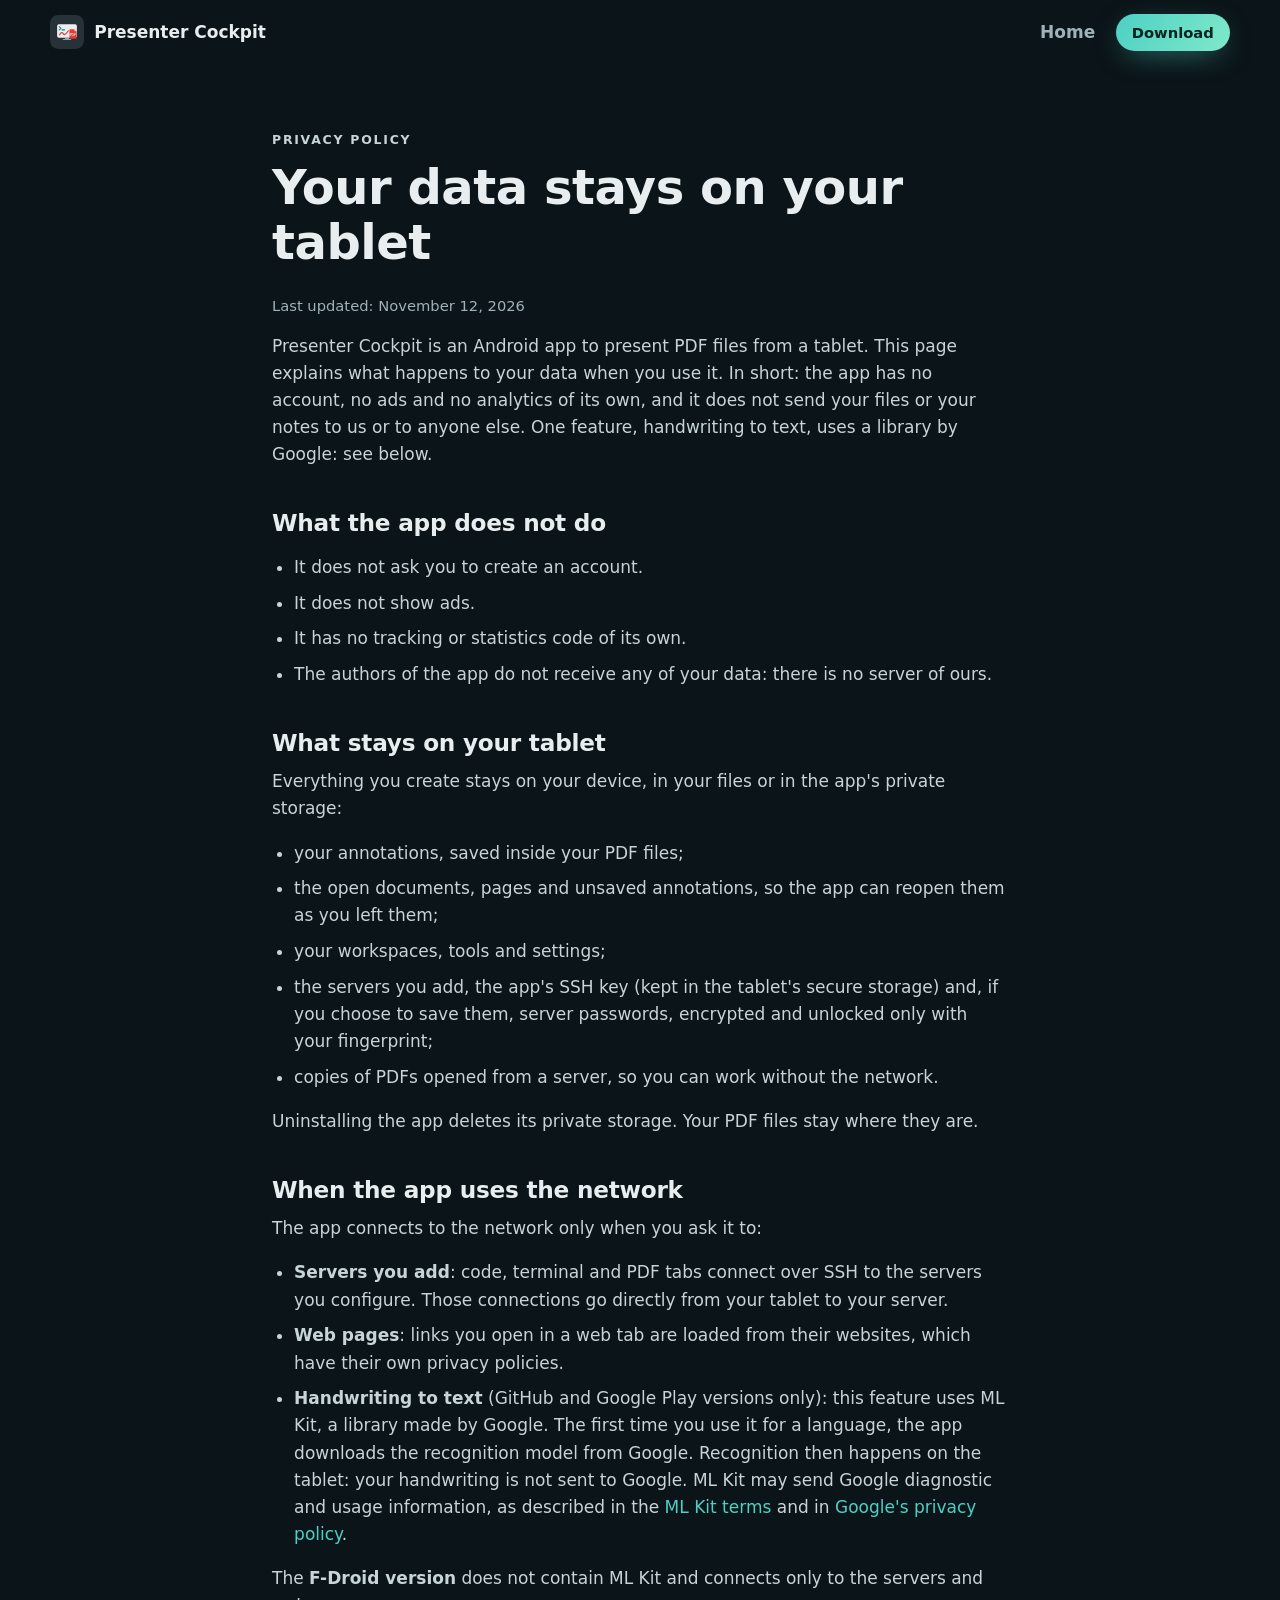
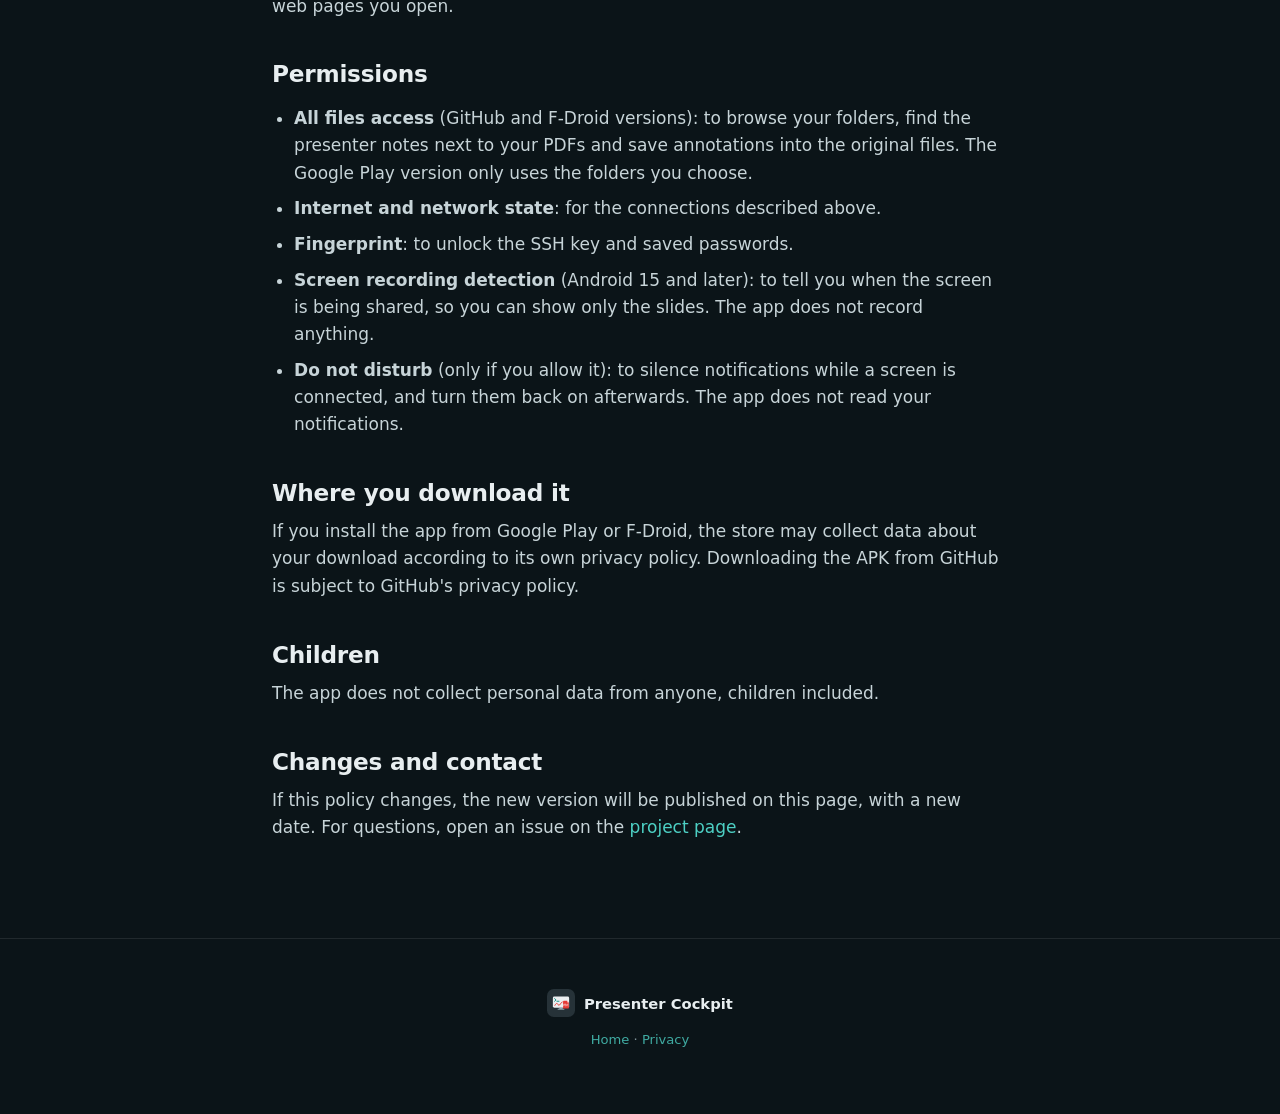
<file: privacy.html>
<!doctype html>
<html lang="en">
<head>
  <meta charset="utf-8">
  <meta name="viewport" content="width=device-width, initial-scale=1">
  <title>Privacy – Presenter Cockpit</title>
  <meta name="description" content="Privacy policy of Presenter Cockpit: what the app does with your data.">
  <meta name="theme-color" content="#0b1418">
  <link rel="icon" href="assets/img/favicon.svg" type="image/svg+xml">
  <link rel="apple-touch-icon" href="assets/img/icon-180.png">
  <link rel="stylesheet" href="assets/css/site.css">
  <script defer src="assets/js/site.js"></script>
</head>
<body>

<header class="nav scrolled">
  <a class="brand" href="index.html"><img src="assets/img/logo.svg" alt="" width="34" height="34"><span>Presenter Cockpit</span></a>
  <nav class="nav-links nav-links-static"><a href="index.html">Home</a><a href="index.html#download" class="btn btn-small">Download</a></nav>
</header>

<main class="doc">
  <p class="eyebrow">Privacy policy</p>
  <h1>Your data stays on your tablet</h1>
  <p class="updated">Last updated: November 12, 2026</p>

  <p>Presenter Cockpit is an Android app to present PDF files from a tablet. This page explains what happens to your data
    when you use it. In short: the app has no account, no ads and no analytics of its own, and it does not send your files
    or your notes to us or to anyone else. One feature, handwriting to text, uses a library by Google: see below.</p>

  <h2>What the app does not do</h2>
  <ul>
    <li>It does not ask you to create an account.</li>
    <li>It does not show ads.</li>
    <li>It has no tracking or statistics code of its own.</li>
    <li>The authors of the app do not receive any of your data: there is no server of ours.</li>
  </ul>

  <h2>What stays on your tablet</h2>
  <p>Everything you create stays on your device, in your files or in the app's private storage:</p>
  <ul>
    <li>your annotations, saved inside your PDF files;</li>
    <li>the open documents, pages and unsaved annotations, so the app can reopen them as you left them;</li>
    <li>your workspaces, tools and settings;</li>
    <li>the servers you add, the app's SSH key (kept in the tablet's secure storage) and, if you choose to save them,
      server passwords, encrypted and unlocked only with your fingerprint;</li>
    <li>copies of PDFs opened from a server, so you can work without the network.</li>
  </ul>
  <p>Uninstalling the app deletes its private storage. Your PDF files stay where they are.</p>

  <h2>When the app uses the network</h2>
  <p>The app connects to the network only when you ask it to:</p>
  <ul>
    <li><strong>Servers you add</strong>: code, terminal and PDF tabs connect over SSH to the servers you configure.
      Those connections go directly from your tablet to your server.</li>
    <li><strong>Web pages</strong>: links you open in a web tab are loaded from their websites, which have their own
      privacy policies.</li>
    <li><strong>Handwriting to text</strong> (GitHub and Google Play versions only): this feature uses ML Kit, a library
      made by Google. The first time you use it for a language, the app downloads the recognition model from Google.
      Recognition then happens on the tablet: your handwriting is not sent to Google. ML Kit may send Google diagnostic and
      usage information, as described in the <a href="https://developers.google.com/ml-kit/terms">ML Kit terms</a> and in
      <a href="https://policies.google.com/privacy">Google's privacy policy</a>.</li>
  </ul>
  <p>The <strong>F-Droid version</strong> does not contain ML Kit and connects only to the servers and web pages you open.</p>

  <h2>Permissions</h2>
  <ul>
    <li><strong>All files access</strong> (GitHub and F-Droid versions): to browse your folders, find the presenter notes
      next to your PDFs and save annotations into the original files. The Google Play version only uses the folders you
      choose.</li>
    <li><strong>Internet and network state</strong>: for the connections described above.</li>
    <li><strong>Fingerprint</strong>: to unlock the SSH key and saved passwords.</li>
    <li><strong>Screen recording detection</strong> (Android 15 and later): to tell you when the screen is being shared,
      so you can show only the slides. The app does not record anything.</li>
    <li><strong>Do not disturb</strong> (only if you allow it): to silence notifications while a screen is connected, and
      turn them back on afterwards. The app does not read your notifications.</li>
  </ul>

  <h2>Where you download it</h2>
  <p>If you install the app from Google Play or F-Droid, the store may collect data about your download according to its
    own privacy policy. Downloading the APK from GitHub is subject to GitHub's privacy policy.</p>

  <h2>Children</h2>
  <p>The app does not collect personal data from anyone, children included.</p>

  <h2>Changes and contact</h2>
  <p>If this policy changes, the new version will be published on this page, with a new date. For questions, open an issue
    on the <a data-link="issues" href="#">project page</a>.</p>
</main>

<footer class="footer">
  <div class="brand"><img src="assets/img/logo.svg" alt="" width="28" height="28"><span>Presenter Cockpit</span></div>
  <p class="small"><a href="index.html">Home</a> · <a href="privacy.html">Privacy</a></p>
</footer>

</body>
</html>
</file>
<file: assets/css/site.css>
/* Presenter Cockpit – one-page site. Dark, like the app; colors from the icon (teal, red). */

@font-face {
  font-family: "Indie Flower";
  src: url("../fonts/IndieFlower.ttf") format("truetype");
  font-display: swap;
}

:root {
  --bg: #0b1418;
  --bg2: #101d22;
  --card: rgba(255, 255, 255, .045);
  --card-border: rgba(255, 255, 255, .09);
  --text: #e8eef0;
  --muted: #9fb2b8;
  --teal: #4dd0c4;
  --red: #ff5a4e;
  --amber: #ffd54f;
  --radius: 20px;
  --max: 1180px;
  --font: system-ui, -apple-system, "Segoe UI", Roboto, "Helvetica Neue", Arial, sans-serif;
}

* { box-sizing: border-box; }
html { scroll-behavior: smooth; scroll-padding-top: 80px; }
body {
  margin: 0;
  font-family: var(--font);
  font-size: 17px;
  line-height: 1.6;
  color: var(--text);
  background: var(--bg);
  overflow-x: hidden;
}
a { color: var(--teal); text-decoration: none; }
a:hover { text-decoration: underline; }
img { max-width: 100%; display: block; }
code, kbd {
  font-family: ui-monospace, "JetBrains Mono", Menlo, Consolas, monospace;
  font-size: .9em;
  background: rgba(255, 255, 255, .08);
  border-radius: 6px;
  padding: .05em .4em;
}
kbd { border: 1px solid rgba(255, 255, 255, .2); border-bottom-width: 2px; }
h1, h2, h3 { line-height: 1.15; margin: 0 0 .5em; letter-spacing: -.01em; }
h1 { font-size: clamp(2.4rem, 5.4vw, 4.2rem); font-weight: 800; }
h2 { font-size: clamp(1.9rem, 3.6vw, 2.8rem); font-weight: 750; }
h3 { font-size: 1.2rem; font-weight: 650; }
p { margin: 0 0 1em; }

.sprite { display: none; }
.ic {
  width: 1.2em; height: 1.2em;
  fill: none; stroke: currentColor; stroke-width: 1.8; stroke-linecap: round; stroke-linejoin: round;
  vertical-align: -.22em; flex: none;
}
.ic.big { width: 40px; height: 40px; stroke-width: 1.6; }

.hand { font-family: "Indie Flower", cursive; font-weight: 400; letter-spacing: 0; }
.grad {
  background: linear-gradient(100deg, var(--teal), #7cc4ff 45%, var(--red));
  -webkit-background-clip: text; background-clip: text; color: transparent;
}
.eyebrow {
  text-transform: uppercase; letter-spacing: .14em; font-size: .78rem; font-weight: 700;
  color: var(--teal); margin-bottom: .8em;
}

/* ---------------------------------------------------------------- buttons */
.btn {
  display: inline-flex; align-items: center; gap: .5em;
  padding: .8em 1.4em; border-radius: 999px;
  font-weight: 650; color: #06231f;
  background: linear-gradient(120deg, var(--teal), #7fe9c9);
  box-shadow: 0 8px 30px -10px rgba(77, 208, 196, .7);
  transition: transform .2s, box-shadow .2s;
  position: relative;
}
.btn:hover { text-decoration: none; transform: translateY(-2px); box-shadow: 0 14px 34px -10px rgba(77, 208, 196, .9); }
.btn-ghost {
  color: var(--text); background: rgba(255, 255, 255, .06);
  border: 1px solid rgba(255, 255, 255, .16); box-shadow: none;
}
.btn-ghost:hover { box-shadow: none; background: rgba(255, 255, 255, .12); }
.btn-small { padding: .45em 1.1em; font-size: .92rem; }
.btn.soon { opacity: .7; cursor: default; }
.btn.soon::after {
  content: "soon"; position: absolute; top: -.7em; right: -.6em;
  font-size: .62rem; text-transform: uppercase; letter-spacing: .08em;
  background: var(--amber); color: #3b2c00; border-radius: 999px; padding: .15em .55em;
}

/* ---------------------------------------------------------------- navigation */
.nav {
  position: fixed; inset: 0 0 auto; z-index: 50;
  display: flex; align-items: center; justify-content: space-between;
  padding: 14px max(20px, calc((100vw - var(--max)) / 2));
  transition: background .3s, padding .3s, border-color .3s;
  border-bottom: 1px solid transparent;
}
.nav.scrolled {
  background: rgba(11, 20, 24, .78); backdrop-filter: blur(14px); -webkit-backdrop-filter: blur(14px);
  border-color: var(--card-border); padding-top: 9px; padding-bottom: 9px;
}
.brand { display: flex; align-items: center; gap: .6em; color: var(--text); font-weight: 750; }
.brand:hover { text-decoration: none; }
.nav-links { display: flex; align-items: center; gap: 1.6em; margin-left: auto; }
.nav-links a:not(.btn) { color: var(--muted); font-weight: 550; }
.nav-links a:not(.btn):hover { color: var(--text); text-decoration: none; }
.stores { display: flex; align-items: center; gap: 4px; }
.nav-stores { margin-left: 1.2em; order: 3; }
.nav-links { order: 2; }
.nav-toggle { order: 4; }
.stores a { display: grid; place-items: center; width: 38px; height: 38px; border-radius: 50%; color: var(--muted); transition: color .2s, background .2s; }
.stores a[hidden] { display: none; }
.stores a:hover { color: var(--text); background: rgba(255, 255, 255, .08); text-decoration: none; }
.brand-ic { width: 20px; height: 20px; fill: currentColor; }
.nav-toggle { display: none; background: none; border: 0; color: var(--text); font-size: 1.4rem; cursor: pointer; }

/* ---------------------------------------------------------------- hero */
.hero {
  position: relative; min-height: min(100vh, 920px);
  display: grid; grid-template-columns: minmax(0, 4fr) minmax(0, 6fr); gap: 40px; align-items: center;
  padding: 120px max(20px, calc((100vw - var(--max)) / 2)) 60px;
  overflow: hidden;
}
.hero h1 .hand { white-space: nowrap; font-size: .86em; }
.lead { font-size: 1.15rem; color: #c7d4d8; max-width: 34em; }
.cta { display: flex; flex-wrap: wrap; gap: 14px; margin: 1.8em 0; }
.facts { list-style: none; padding: 0; margin: 0; display: flex; flex-wrap: wrap; gap: 10px 24px; color: var(--muted); font-size: .95rem; }
.facts li { display: flex; align-items: center; gap: .5em; }
.facts .ic { color: var(--teal); }

.blob { position: absolute; border-radius: 50%; filter: blur(80px); opacity: .5; z-index: -1; will-change: transform; }
.b1 { width: 520px; height: 520px; background: #0f6b63; top: -120px; left: -140px; }
.b2 { width: 460px; height: 460px; background: #7a2230; bottom: -140px; right: 10%; }
.b3 { width: 360px; height: 360px; background: #1d3f7a; top: 20%; right: -120px; }

.hero-art { position: relative; }
.stage { width: 100%; height: auto; overflow: visible; }
.hand-label { font-family: "Indie Flower", cursive; font-size: 26px; fill: var(--amber); }
.float { animation: float 7s ease-in-out infinite; }
.float-slow { animation: float 9s ease-in-out infinite reverse; }
@keyframes float { 50% { transform: translateY(-8px); } }

/* ---------------------------------------------------------------- sections */
.section { padding: 110px max(20px, calc((100vw - var(--max)) / 2)); position: relative; }
.section:nth-of-type(even) { background: linear-gradient(180deg, transparent, var(--bg2) 20%, var(--bg2) 80%, transparent); }
.section-head { max-width: 760px; margin: 0 auto 56px; text-align: center; }
.section-head p:not(.eyebrow) { color: var(--muted); font-size: 1.1rem; }

.card {
  background: var(--card); border: 1px solid var(--card-border); border-radius: var(--radius);
  padding: 28px; position: relative; overflow: hidden;
  transition: transform .3s, border-color .3s, background .3s;
}
.card:hover { transform: translateY(-4px); border-color: rgba(255, 255, 255, .18); background: rgba(255, 255, 255, .065); }
.card p { color: var(--muted); margin: 0; }

.steps { list-style: none; padding: 0; margin: 0; display: grid; grid-template-columns: repeat(3, 1fr); gap: 22px; }
.steps .ic.big { color: var(--teal); margin-bottom: 14px; }
.step-n {
  position: absolute; top: 14px; right: 20px; font-size: 4rem; font-weight: 800; line-height: 1;
  color: rgba(255, 255, 255, .06);
}

.features { display: grid; grid-template-columns: repeat(4, 1fr); gap: 18px; }
.feature .ic.big {
  color: var(--c); padding: 9px; width: 58px; height: 58px; border-radius: 16px; margin-bottom: 16px;
  background: color-mix(in srgb, var(--c) 14%, transparent);
}
.feature::before {
  content: ""; position: absolute; inset: auto -40% -60% auto; width: 180px; height: 180px; border-radius: 50%;
  background: var(--c); opacity: 0; filter: blur(60px); transition: opacity .4s;
}
.feature:hover::before { opacity: .22; }

/* highlights: screenshot and text, alternating */
.highlight {
  display: grid; grid-template-columns: minmax(0, 7fr) minmax(0, 5fr); gap: 56px; align-items: center;
  margin-bottom: 110px;
}
.highlight.reverse { grid-template-columns: minmax(0, 5fr) minmax(0, 7fr); }
.highlight.reverse .shot { order: 2; }
.hl-text h3 { font-size: clamp(1.4rem, 2.4vw, 1.9rem); }
.hl-text p { color: #c7d4d8; }
.ticks { list-style: none; padding: 0; margin: 1.2em 0 0; }
.ticks li { padding-left: 1.8em; margin-bottom: .55em; position: relative; color: var(--muted); }
.ticks li::before {
  content: ""; position: absolute; left: 0; top: .45em; width: .9em; height: .5em;
  border-left: 2.5px solid var(--teal); border-bottom: 2.5px solid var(--teal); transform: rotate(-45deg);
}
.shot {
  margin: 0; aspect-ratio: 16 / 10; border-radius: 18px; overflow: hidden; position: relative;
  border: 10px solid #11191d; outline: 1px solid #2c3a40;
  box-shadow: 0 40px 80px -30px rgba(0, 0, 0, .8), 0 0 0 1px rgba(255, 255, 255, .03);
  background: radial-gradient(circle at 30% 20%, #1b3a3a, #12191c 70%);
  transform: perspective(1400px) rotateY(-4deg);
  transition: transform .6s;
}
.highlight.reverse .shot { transform: perspective(1400px) rotateY(4deg); }
.shot:hover { transform: none !important; }
.shot img { width: 100%; height: 100%; object-fit: cover; }
/* Montages of several screenshots: they have their own background, no device frame. */
.shot.montage { border: 0; outline: 0; background: none; border-radius: 22px; }
.shot.wide { aspect-ratio: 16 / 9; max-width: 1100px; margin: 56px auto 0; transform: none; }
.missing-art {
  display: none; position: absolute; inset: 0; flex-direction: column; align-items: center; justify-content: center; gap: 14px;
  color: var(--muted); font-size: .95rem;
}
.missing-art .ic { width: 64px; height: 64px; color: var(--teal); opacity: .7; }
.shot.missing img { display: none; }
.shot.missing .missing-art { display: flex; }

.gestures { display: grid; grid-template-columns: repeat(4, 1fr); gap: 16px; }
.gesture { display: flex; gap: 16px; align-items: flex-start; padding: 22px; }
.gesture .ic.big { color: var(--amber); width: 34px; height: 34px; }
.gesture p strong { color: var(--text); }
.footnote { text-align: center; color: var(--muted); font-size: .88rem; margin-top: 28px; }

/* download */
.downloads { display: grid; grid-template-columns: repeat(3, 1fr); gap: 20px; }
.dl { display: flex; flex-direction: column; gap: 14px; }
.dl-head { display: flex; align-items: center; gap: 12px; flex-wrap: wrap; }
.dl-head h3 { margin: 0; }
.dl-head .ic.big { color: var(--teal); }
.tag { font-size: .75rem; font-weight: 700; color: var(--amber); border: 1px solid rgba(255, 213, 79, .4); border-radius: 999px; padding: .15em .7em; }
.dl-buttons { display: flex; flex-wrap: wrap; gap: 10px; margin-top: auto; padding-top: 6px; }
.table-wrap { overflow-x: auto; margin: 44px 0; }
.compare { width: 100%; border-collapse: collapse; font-size: .97rem; }
.compare th, .compare td { padding: 14px 16px; text-align: center; border-bottom: 1px solid var(--card-border); }
.compare td:first-child, .compare th:first-child { text-align: left; color: var(--muted); }
.compare th { font-size: .9rem; text-transform: uppercase; letter-spacing: .08em; color: var(--teal); }
.compare .y { color: var(--teal); font-weight: 800; font-size: 1.15rem; }
.compare .n { color: #5d6e74; }
.demo { display: grid; grid-template-columns: auto 1fr auto; gap: 22px; align-items: center; }
.demo .ic.big { color: var(--amber); }
.demo h3 { margin-bottom: .2em; }

/* free software and FAQ */
.split { display: grid; grid-template-columns: 1fr 1fr; gap: 60px; align-items: start; }
.split p { color: #c7d4d8; }
.faq details {
  border: 1px solid var(--card-border); border-radius: 14px; padding: 4px 20px; margin-bottom: 12px;
  background: var(--card); transition: background .3s;
}
.faq details[open] { background: rgba(255, 255, 255, .07); }
.faq summary { cursor: pointer; padding: 14px 0; font-weight: 650; list-style: none; position: relative; padding-right: 30px; }
.faq summary::-webkit-details-marker { display: none; }
.faq summary::after { content: "+"; position: absolute; right: 0; top: 10px; font-size: 1.4rem; color: var(--teal); transition: transform .3s; }
.faq details[open] summary::after { transform: rotate(45deg); }
.faq details p { color: var(--muted); }

.footer {
  padding: 50px 20px 60px; text-align: center; color: var(--muted); border-top: 1px solid var(--card-border);
  font-size: .92rem;
}
.footer .brand { justify-content: center; margin-bottom: 12px; }
.footer .small { font-size: .82rem; opacity: .8; margin: .3em 0; }
.footer-stores { display: none; justify-content: center; margin-top: 14px; }
.footer .author { color: var(--text); font-weight: 600; margin: 1.2em 0 .8em; }

/* ---------------------------------------------------------------- full-size screenshots */
.shot img { cursor: zoom-in; }
.shot img:focus-visible { outline: 3px solid var(--teal); outline-offset: -3px; }
.viewer {
  position: fixed; inset: 0; z-index: 100; display: flex; flex-direction: column; align-items: center; justify-content: center;
  gap: 14px; padding: 4vh 3vw; background: rgba(5, 10, 12, .92); backdrop-filter: blur(6px);
  opacity: 0; pointer-events: none; transition: opacity .25s; cursor: zoom-out;
}
.viewer.open { opacity: 1; pointer-events: auto; }
.viewer img { max-width: 100%; max-height: 86vh; border-radius: 12px; box-shadow: 0 30px 80px rgba(0, 0, 0, .6); }
.viewer p { color: var(--muted); margin: 0; text-align: center; }
.viewer-close {
  position: absolute; top: 18px; right: 22px; width: 44px; height: 44px; border-radius: 50%; border: 0; cursor: pointer;
  background: rgba(255, 255, 255, .1); color: var(--text); font-size: 1.8rem; line-height: 1;
}
body.no-scroll { overflow: hidden; }

/* ---------------------------------------------------------------- install help */
.install { margin-top: 4px; }
.install summary { cursor: pointer; color: var(--teal); font-weight: 600; font-size: .95rem; }
.install ol { margin: .6em 0 0; padding-left: 1.3em; color: var(--muted); font-size: .93rem; }
.install li { margin-bottom: .35em; }
.install p { margin: .6em 0 0; color: var(--muted); font-size: .93rem; }

/* ---------------------------------------------------------------- text pages (privacy) */
.doc { max-width: 780px; margin: 0 auto; padding: 130px 22px 80px; }
.doc h1 { font-size: clamp(2rem, 4.5vw, 3rem); }
.doc h2 { font-size: 1.45rem; margin-top: 1.8em; }
.doc p, .doc li { color: #c7d4d8; }
.doc ul { padding-left: 1.3em; }
.doc li { margin-bottom: .5em; }
.doc .updated { color: var(--muted); font-size: .92rem; }
.nav-links-static { display: flex !important; position: static !important; flex-direction: row !important; background: none !important; border: 0 !important; padding: 0 !important; gap: 1.2em !important; }

/* ---------------------------------------------------------------- scroll reveal */
.reveal { opacity: 0; transform: translateY(26px); transition: opacity .8s ease, transform .8s cubic-bezier(.2, .7, .2, 1); }
.reveal.visible { opacity: 1; transform: none; }

@media (prefers-reduced-motion: reduce) {
  html { scroll-behavior: auto; }
  .reveal { opacity: 1; transform: none; transition: none; }
  .float, .float-slow { animation: none; }
  .card, .btn, .shot { transition: none; }
}

/* ---------------------------------------------------------------- small screens */
@media (max-width: 1000px) {
  .hero { grid-template-columns: 1fr; text-align: center; padding-top: 110px; }
  .hero .cta, .facts { justify-content: center; }
  .lead { margin-left: auto; margin-right: auto; }
  .features, .gestures { grid-template-columns: repeat(2, 1fr); }
  .highlight, .highlight.reverse { grid-template-columns: 1fr; gap: 28px; margin-bottom: 80px; }
  .highlight.reverse .shot { order: 0; }
  .shot, .highlight.reverse .shot { transform: none; }
  .downloads, .steps { grid-template-columns: 1fr; }
  .split { grid-template-columns: 1fr; }
}
@media (max-width: 760px) {
  .nav-toggle { display: block; }
  .nav-toggle { margin-left: auto; }
  .nav-stores { display: none; }
  .footer-stores { display: flex; }
  .brand span { white-space: nowrap; }
  .nav-links {
    position: absolute; top: 100%; left: 0; right: 0; flex-direction: column; gap: 0; padding: 10px 20px 20px;
    background: rgba(11, 20, 24, .96); border-bottom: 1px solid var(--card-border); display: none;
  }
  .nav-links.open { display: flex; }
  .nav-links a { padding: 10px 0; }
  .features, .gestures { grid-template-columns: 1fr; }
  .demo { grid-template-columns: 1fr; text-align: center; justify-items: center; }
  .section { padding-top: 80px; padding-bottom: 80px; }
}
</file>
